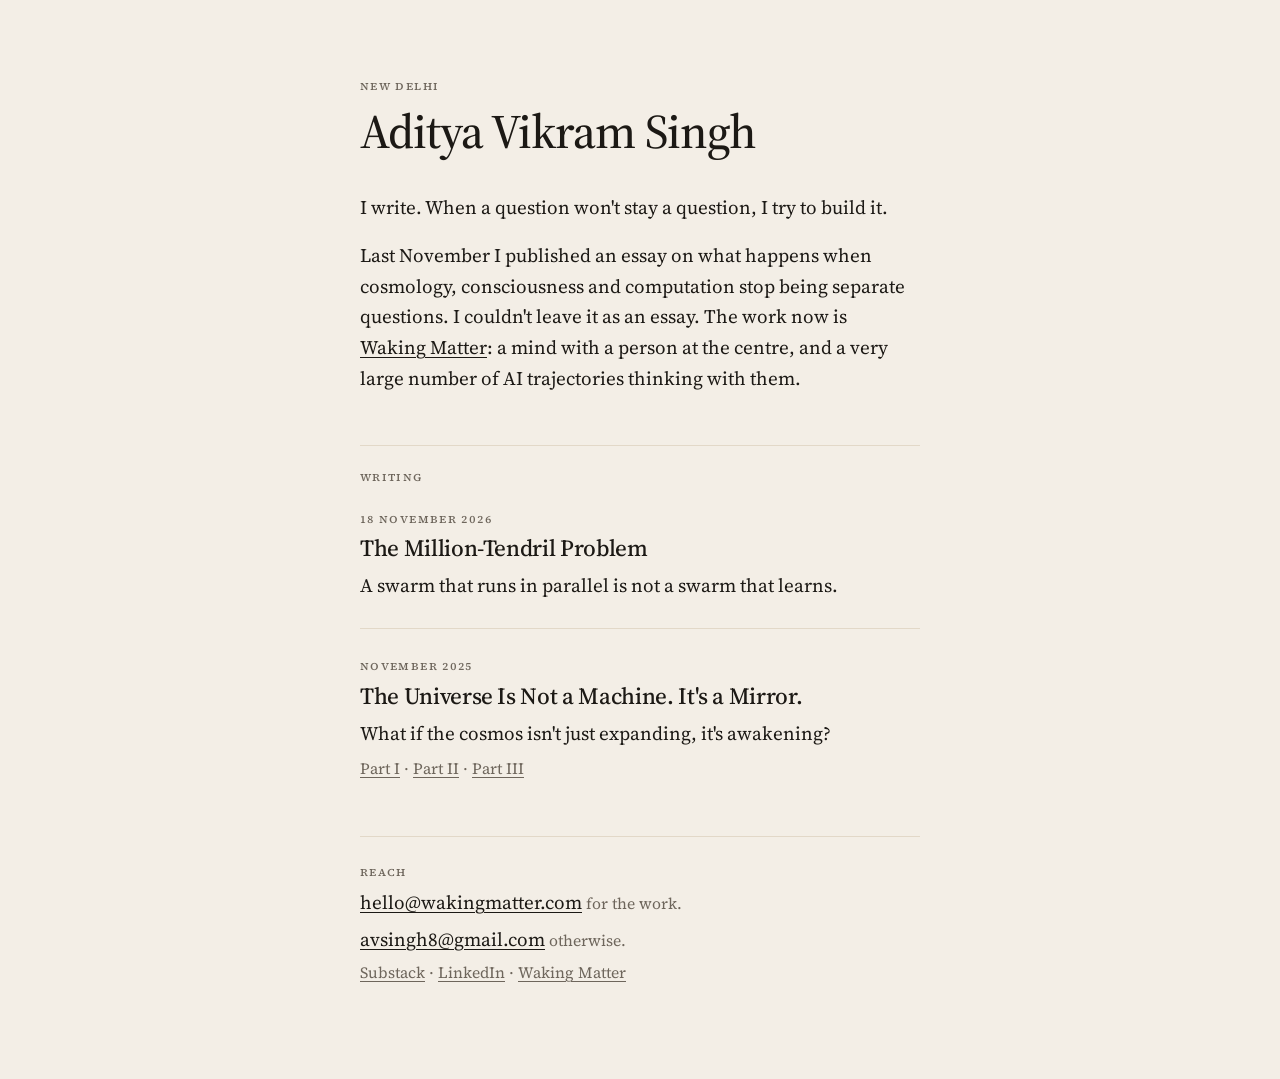
<file: index.html>
<!DOCTYPE html>
<html lang="en">
<head>
  <meta charset="UTF-8" />
  <meta name="viewport" content="width=device-width, initial-scale=1.0" />
  <title>Aditya Vikram Singh</title>
  <meta name="description" content="I write. When a question won't stay a question, I try to build it." />
  <link rel="canonical" href="https://avsingh.com/" />
  <meta property="og:title" content="Aditya Vikram Singh" />
  <meta property="og:description" content="I write. When a question won't stay a question, I try to build it." />
  <meta property="og:type" content="website" />
  <meta property="og:url" content="https://avsingh.com/" />
  <meta property="og:image" content="https://avsingh.com/images/tendril-cover.jpg" />
  <meta name="twitter:card" content="summary_large_image" />
  <link rel="icon" href="/favicon.svg" type="image/svg+xml" />
  <link rel="preconnect" href="https://fonts.googleapis.com" />
  <link rel="preconnect" href="https://fonts.gstatic.com" crossorigin />
  <link href="https://fonts.googleapis.com/css2?family=Source+Serif+4:ital,opsz,wght@0,8..60,400;0,8..60,500;0,8..60,600;1,8..60,400;1,8..60,500&amp;display=swap" rel="stylesheet" />
  <link rel="stylesheet" href="/styles.css" />
</head>
<body>
  <a class="skip" href="#writing">Skip to the writing</a>
  <main class="page">
    <header class="home-head">
      <p class="label">New Delhi</p>
      <h1>Aditya Vikram Singh</h1>
    </header>

    <div class="lede-block">
      <p>I write. When a question won't stay a question, I try to build it.</p>
      <p>Last November I published an essay on what happens when cosmology, consciousness and computation stop being separate questions. I couldn't leave it as an essay. The work now is <a href="https://wakingmatter.com">Waking Matter</a>: a mind with a person at the centre, and a very large number of AI trajectories thinking with them.</p>
    </div>

    <section class="writing" id="writing">
      <h2 class="label">Writing</h2>
      <ol class="entries">
        <li>
          <p class="label">18 November 2026</p>
          <h3 class="entry-title"><a href="/writing/the-million-tendril-problem/">The Million-Tendril Problem</a></h3>
          <p class="dek">A swarm that runs in parallel is not a swarm that learns.</p>
        </li>
        <li>
          <p class="label">November 2025</p>
          <h3 class="entry-title"><a href="https://adityavikramsingh8.substack.com/p/the-universe-is-not-a-machine-its">The Universe Is Not a Machine. It's a Mirror.</a></h3>
          <p class="dek">What if the cosmos isn't just expanding, it's awakening?</p>
          <p class="parts">
            <a href="https://adityavikramsingh8.substack.com/p/the-universe-is-not-a-machine-its">Part I</a>
            ·
            <a href="https://adityavikramsingh8.substack.com/p/the-universe-is-not-a-machine-its-30c">Part II</a>
            ·
            <a href="https://adityavikramsingh8.substack.com/p/the-universe-is-not-a-machine-its-7c1">Part III</a>
          </p>
        </li>
      </ol>
    </section>

    <footer class="site-foot">
      <p class="label">Reach</p>
      <p><a href="mailto:hello@wakingmatter.com">hello@wakingmatter.com</a> <span class="quiet">for the work.</span></p>
      <p><a href="mailto:avsingh8@gmail.com">avsingh8@gmail.com</a> <span class="quiet">otherwise.</span></p>
      <p class="parts">
        <a href="https://adityavikramsingh8.substack.com">Substack</a>
        ·
        <a href="https://www.linkedin.com/in/-aditya-vikram-singh/" rel="me">LinkedIn</a>
        ·
        <a href="https://wakingmatter.com">Waking Matter</a>
      </p>
    </footer>
  </main>
</body>
</html>
</file>
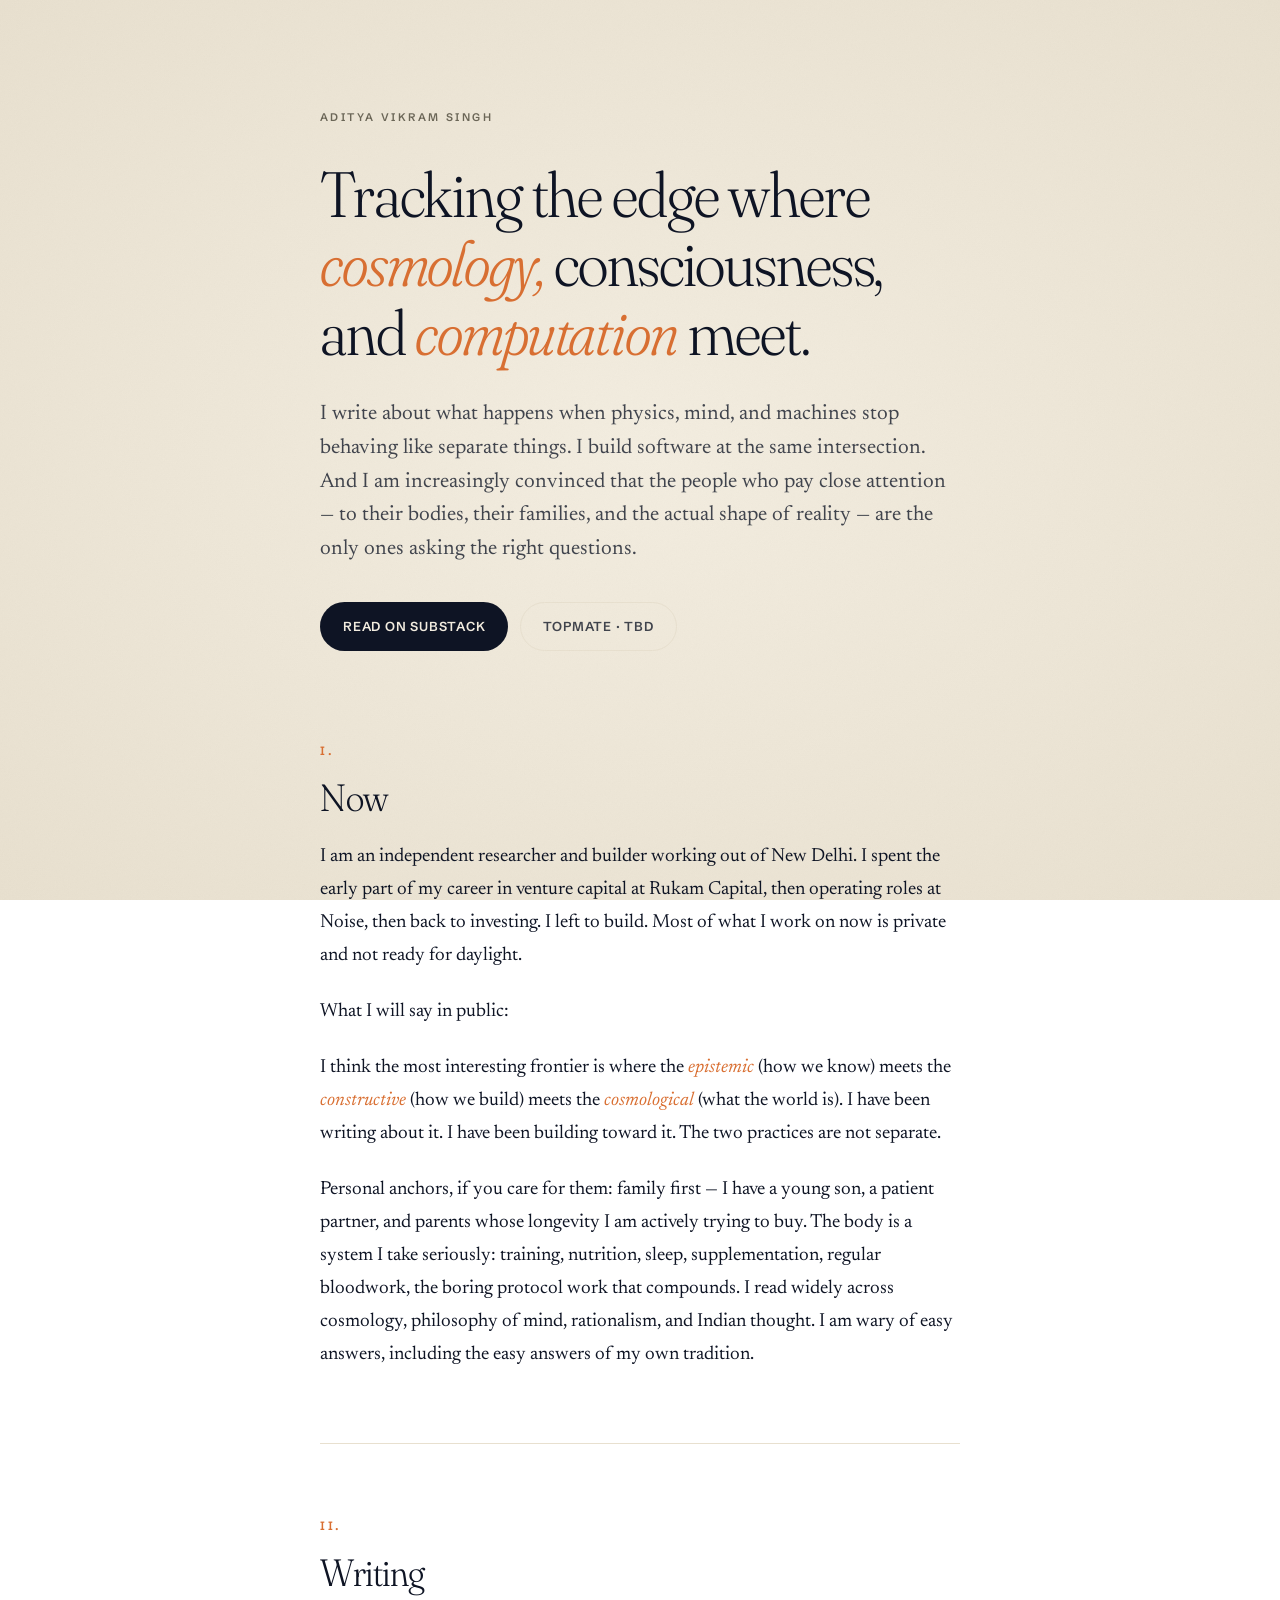
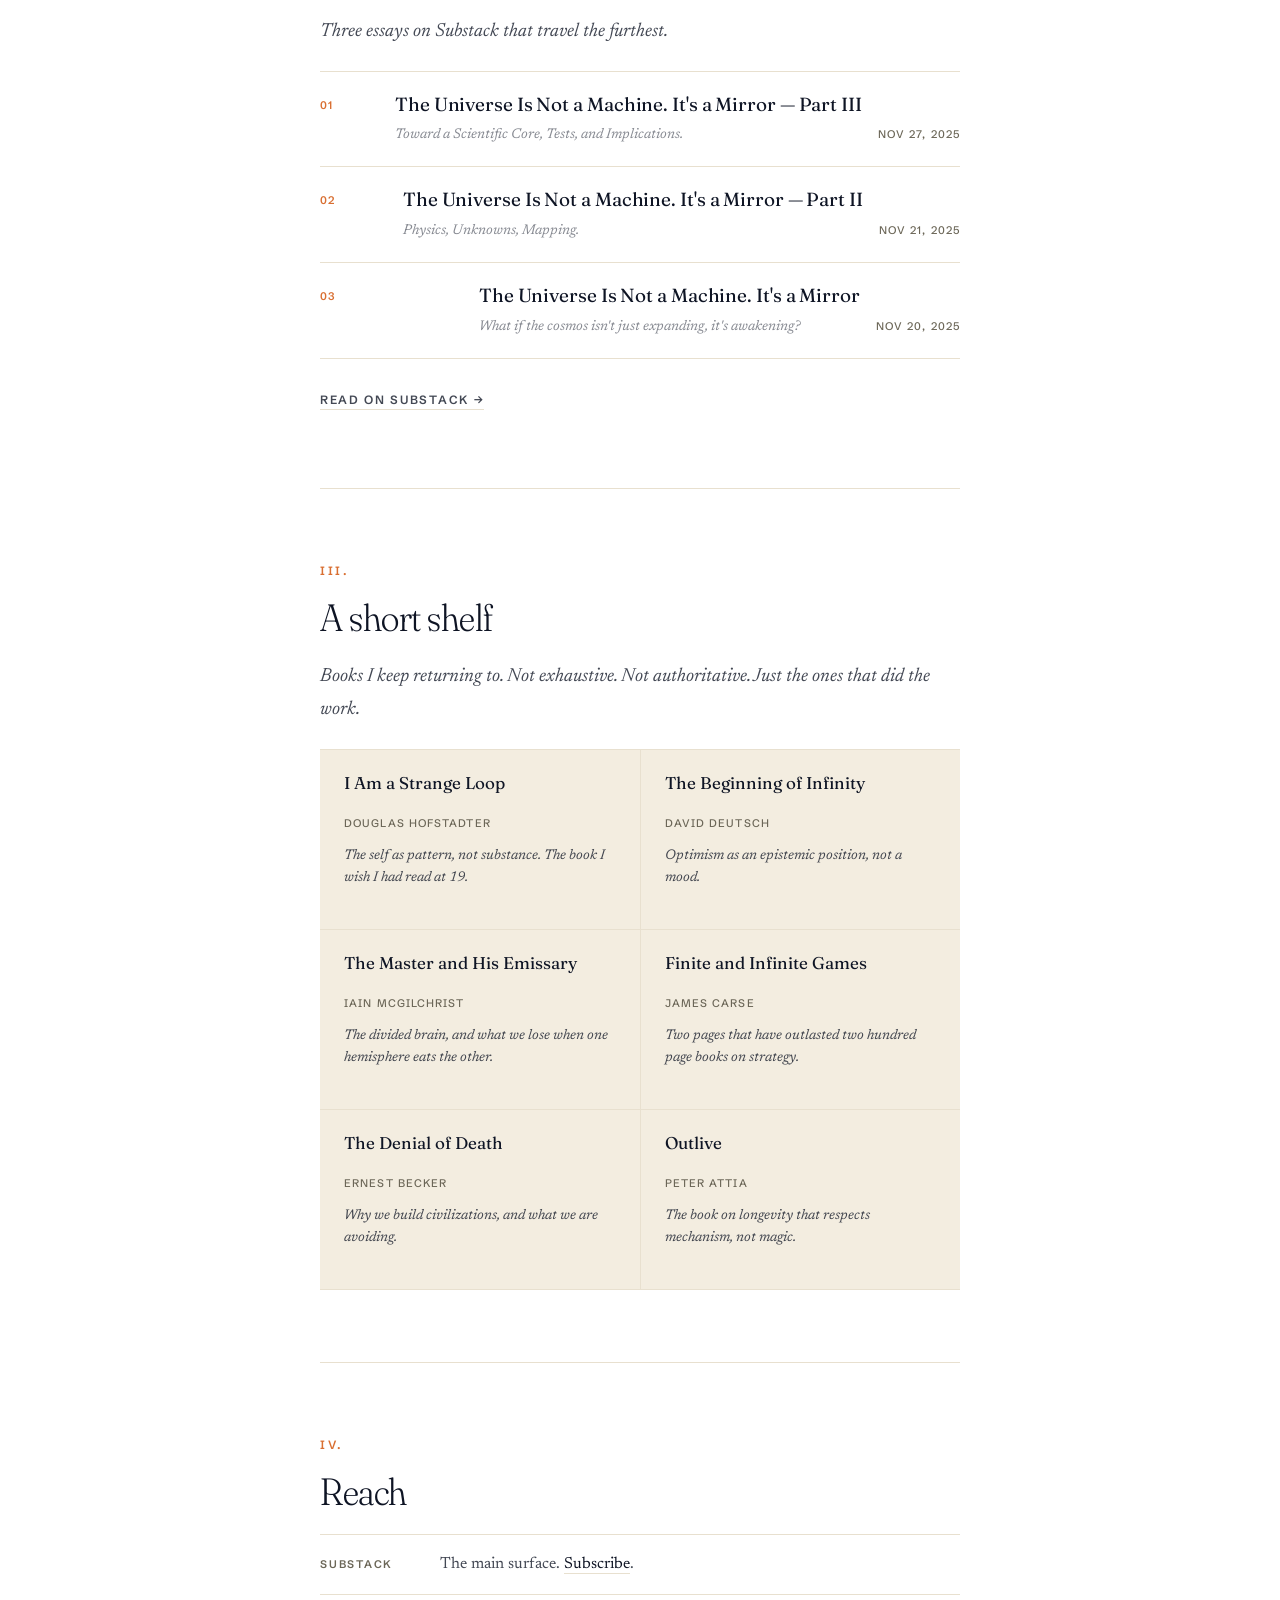
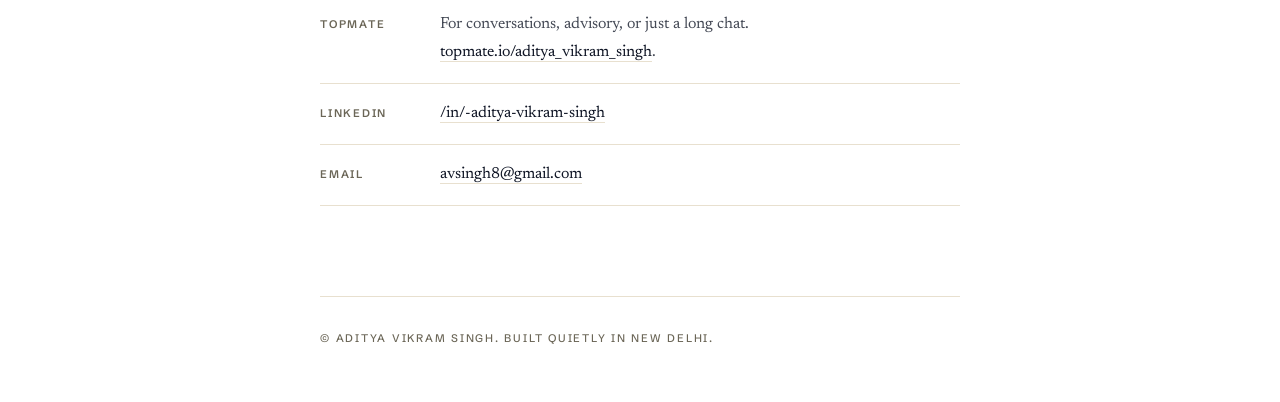
<file: variant-a/index.html>
<!DOCTYPE html>
<html lang="en">
<head>
  <meta charset="UTF-8" />
  <meta name="viewport" content="width=device-width, initial-scale=1.0" />
  <title>Aditya Vikram Singh</title>
  <meta name="description" content="Independent researcher and builder. Cosmology, consciousness, computation. Writing on Substack." />
  <meta property="og:title" content="Aditya Vikram Singh" />
  <meta property="og:description" content="Independent researcher and builder. Cosmology, consciousness, computation. Writing on Substack." />
  <meta property="og:type" content="website" />
  <link rel="preconnect" href="https://fonts.googleapis.com" />
  <link rel="preconnect" href="https://fonts.gstatic.com" crossorigin />
  <link href="https://fonts.googleapis.com/css2?family=Fraunces:opsz,wght@9..144,300;9..144,400&family=Newsreader:opsz,wght@6..72,400;6..72,500&family=Schibsted+Grotesk:wght@500;600&display=swap" rel="stylesheet" />
  <link rel="stylesheet" href="styles.css" />
  <link rel="icon" href="data:image/svg+xml,%3Csvg xmlns='http://www.w3.org/2000/svg' viewBox='0 0 100 100'%3E%3Ctext y='.9em' font-size='90'%3E%E2%9C%A6%3C/text%3E%3C/svg%3E" />
</head>
<body>
  <svg class="grain" aria-hidden="true">
    <filter id="grain-filter">
      <feTurbulence type="fractalNoise" baseFrequency="0.85" numOctaves="2" stitchTiles="stitch" />
      <feColorMatrix type="saturate" values="0" />
    </filter>
    <rect width="100%" height="100%" filter="url(#grain-filter)" />
  </svg>

  <main class="page">

    <header class="hero">
      <p class="eyebrow reveal">Aditya Vikram Singh</p>
      <h1 class="display">
        <span class="reveal" style="--d:60ms">Tracking the edge where</span>
        <span class="reveal" style="--d:140ms"><em>cosmology,</em> consciousness,</span>
        <span class="reveal" style="--d:220ms">and <em>computation</em> meet.</span>
      </h1>
      <p class="subhead reveal" style="--d:340ms">
        I write about what happens when physics, mind, and machines stop behaving like separate things. I build software at the same intersection. And I am increasingly convinced that the people who pay close attention — to their bodies, their families, and the actual shape of reality — are the only ones asking the right questions.
      </p>
      <div class="cta-row reveal" style="--d:460ms">
        <a class="btn btn-primary" href="https://adityavikramsingh8.substack.com" rel="noopener">Read on Substack</a>
        <a class="btn btn-ghost" href="#reach" data-pending="true" data-name="Topmate" aria-disabled="true">Topmate · TBD</a>
      </div>
    </header>

    <section class="section reveal" id="now">
      <p class="section-num">I.</p>
      <h2 class="section-title">Now</h2>
      <p>I am an independent researcher and builder working out of New Delhi. I spent the early part of my career in venture capital at Rukam Capital, then operating roles at Noise, then back to investing. I left to build. Most of what I work on now is private and not ready for daylight.</p>
      <p>What I will say in public:</p>
      <p>I think the most interesting frontier is where the <em>epistemic</em> (how we know) meets the <em>constructive</em> (how we build) meets the <em>cosmological</em> (what the world is). I have been writing about it. I have been building toward it. The two practices are not separate.</p>
      <p>Personal anchors, if you care for them: family first — I have a young son, a patient partner, and parents whose longevity I am actively trying to buy. The body is a system I take seriously: training, nutrition, sleep, supplementation, regular bloodwork, the boring protocol work that compounds. I read widely across cosmology, philosophy of mind, rationalism, and Indian thought. I am wary of easy answers, including the easy answers of my own tradition.</p>
    </section>

    <hr class="rule" />

    <section class="section reveal" id="writing">
      <p class="section-num">II.</p>
      <h2 class="section-title">Writing</h2>
      <p class="section-lead">Three essays on Substack that travel the furthest.</p>
      <ol class="essay-list">
        <li>
          <a href="https://adityavikramsingh8.substack.com/p/the-universe-is-not-a-machine-its-7c1" rel="noopener">
            <span class="essay-title">The Universe Is Not a Machine. It's a Mirror — Part III</span>
            <span class="essay-sub">Toward a Scientific Core, Tests, and Implications.</span>
            <span class="essay-date">Nov 27, 2025</span>
          </a>
        </li>
        <li>
          <a href="https://adityavikramsingh8.substack.com/p/the-universe-is-not-a-machine-its-30c" rel="noopener">
            <span class="essay-title">The Universe Is Not a Machine. It's a Mirror — Part II</span>
            <span class="essay-sub">Physics, Unknowns, Mapping.</span>
            <span class="essay-date">Nov 21, 2025</span>
          </a>
        </li>
        <li>
          <a href="https://adityavikramsingh8.substack.com/p/the-universe-is-not-a-machine-its" rel="noopener">
            <span class="essay-title">The Universe Is Not a Machine. It's a Mirror</span>
            <span class="essay-sub">What if the cosmos isn't just expanding, it's awakening?</span>
            <span class="essay-date">Nov 20, 2025</span>
          </a>
        </li>
      </ol>
      <p class="more"><a href="https://adityavikramsingh8.substack.com" rel="noopener">Read on Substack →</a></p>
    </section>

    <hr class="rule" />

    <section class="section reveal" id="reading">
      <p class="section-num">III.</p>
      <h2 class="section-title">A short shelf</h2>
      <p class="section-lead">Books I keep returning to. Not exhaustive. Not authoritative. Just the ones that did the work.</p>
      <ul class="shelf">
        <li class="book">
          <p class="book-title">I Am a Strange Loop</p>
          <p class="book-author">Douglas Hofstadter</p>
          <p class="book-note">The self as pattern, not substance. The book I wish I had read at 19.</p>
        </li>
        <li class="book">
          <p class="book-title">The Beginning of Infinity</p>
          <p class="book-author">David Deutsch</p>
          <p class="book-note">Optimism as an epistemic position, not a mood.</p>
        </li>
        <li class="book">
          <p class="book-title">The Master and His Emissary</p>
          <p class="book-author">Iain McGilchrist</p>
          <p class="book-note">The divided brain, and what we lose when one hemisphere eats the other.</p>
        </li>
        <li class="book">
          <p class="book-title">Finite and Infinite Games</p>
          <p class="book-author">James Carse</p>
          <p class="book-note">Two pages that have outlasted two hundred page books on strategy.</p>
        </li>
        <li class="book">
          <p class="book-title">The Denial of Death</p>
          <p class="book-author">Ernest Becker</p>
          <p class="book-note">Why we build civilizations, and what we are avoiding.</p>
        </li>
        <li class="book">
          <p class="book-title">Outlive</p>
          <p class="book-author">Peter Attia</p>
          <p class="book-note">The book on longevity that respects mechanism, not magic.</p>
        </li>
      </ul>
    </section>

    <hr class="rule" />

    <section class="section reveal" id="reach">
      <p class="section-num">IV.</p>
      <h2 class="section-title">Reach</h2>
      <ul class="reach-list">
        <li>
          <span class="reach-label">Substack</span>
          <span class="reach-value">The main surface. <a href="https://adityavikramsingh8.substack.com" rel="noopener">Subscribe</a>.</span>
        </li>
        <li>
          <span class="reach-label">Topmate</span>
          <span class="reach-value">For conversations, advisory, or just a long chat. <a href="https://topmate.io/aditya_vikram_singh/" rel="noopener">topmate.io/aditya_vikram_singh</a>.</span>
        </li>
        <li>
          <span class="reach-label">LinkedIn</span>
          <span class="reach-value"><a href="https://linkedin.com/in/-aditya-vikram-singh" rel="noopener">/in/-aditya-vikram-singh</a></span>
        </li>
        <li>
          <span class="reach-label">Email</span>
          <span class="reach-value"><a href="mailto:avsingh8@gmail.com">avsingh8@gmail.com</a></span>
        </li>
      </ul>
    </section>

    <footer class="site-footer">
      <p>© Aditya Vikram Singh. Built quietly in New Delhi.</p>
    </footer>

  </main>

  <script src="app.js" defer></script>
</body>
</html>
</file>
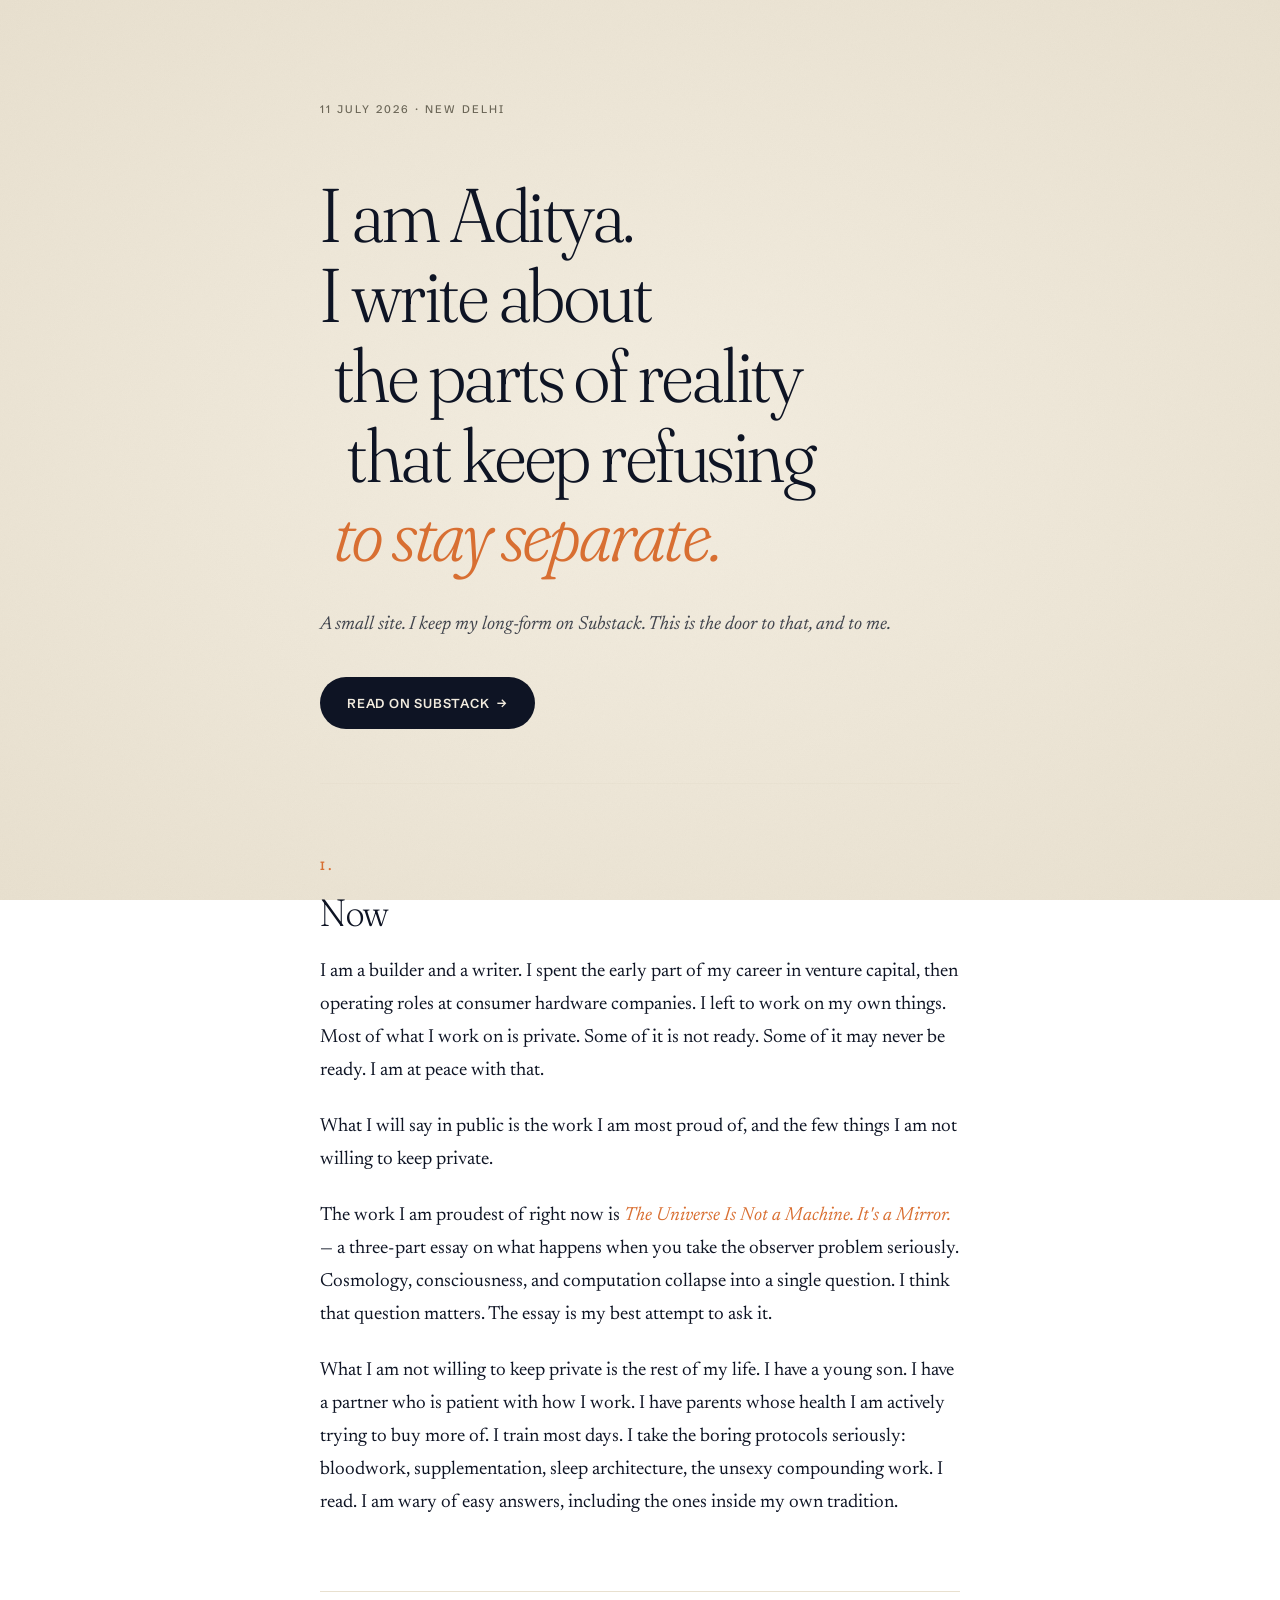
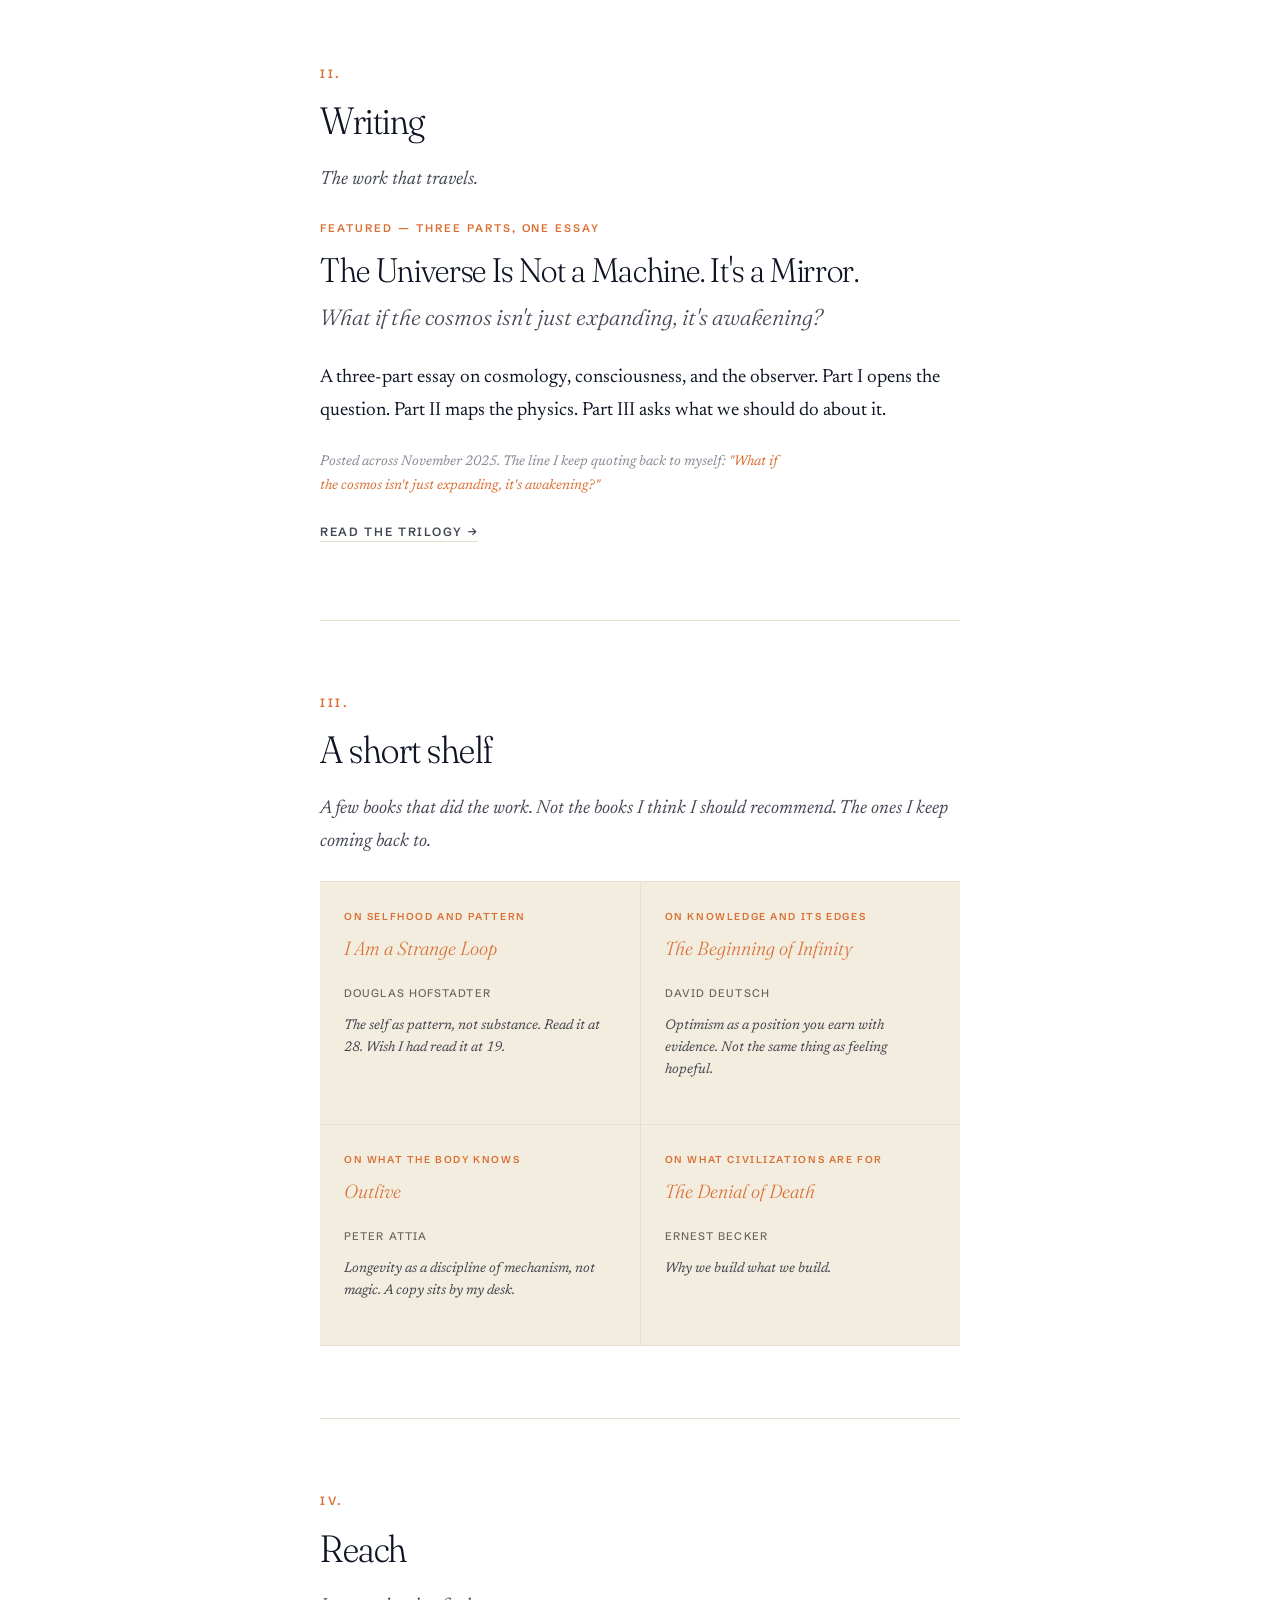
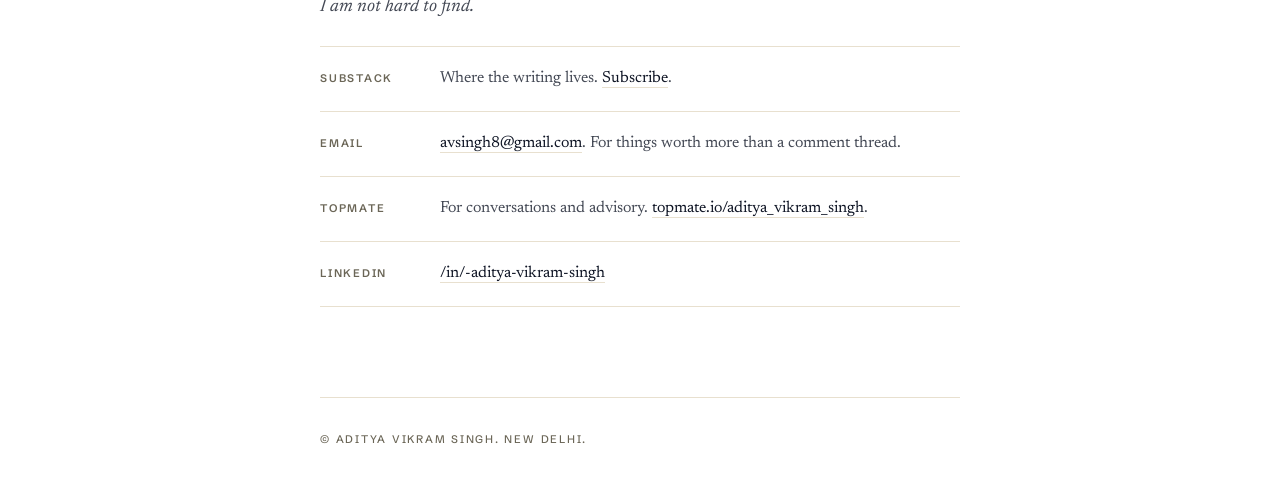
<file: variant-b/index.html>
<!DOCTYPE html>
<html lang="en">
<head>
  <meta charset="UTF-8" />
  <meta name="viewport" content="width=device-width, initial-scale=1.0" />
  <title>Aditya Vikram Singh</title>
  <meta name="description" content="I am Aditya. Builder and writer. Cosmology, consciousness, computation." />
  <meta property="og:title" content="Aditya Vikram Singh" />
  <meta property="og:description" content="I am Aditya. Builder and writer. Cosmology, consciousness, computation." />
  <meta property="og:type" content="website" />
  <link rel="preconnect" href="https://fonts.googleapis.com" />
  <link rel="preconnect" href="https://fonts.gstatic.com" crossorigin />
  <link href="https://fonts.googleapis.com/css2?family=Fraunces:ital,opsz,wght@0,9..144,300;0,9..144,400;1,9..144,300;1,9..144,400&family=Newsreader:ital,opsz,wght@0,6..72,400;0,6..72,500;1,6..72,400&family=Schibsted+Grotesk:wght@500;600&display=swap" rel="stylesheet" />
  <link rel="stylesheet" href="styles.css" />
  <link rel="icon" href="data:image/svg+xml,%3Csvg xmlns='http://www.w3.org/2000/svg' viewBox='0 0 100 100'%3E%3Ctext y='.9em' font-size='90'%3E%E2%9C%A6%3C/text%3E%3C/svg%3E" />
</head>
<body>
  <svg class="grain" aria-hidden="true">
    <filter id="grain-filter">
      <feTurbulence type="fractalNoise" baseFrequency="0.85" numOctaves="2" stitchTiles="stitch" />
      <feColorMatrix type="saturate" values="0" />
    </filter>
    <rect width="100%" height="100%" filter="url(#grain-filter)" />
  </svg>

  <main class="page">

    <header class="hero">
      <p class="date-line reveal">11 July 2026 · New Delhi</p>
      <h1 class="display">
        <span class="line line-1 reveal" style="--d:80ms">I am Aditya.</span>
        <span class="line line-2 reveal" style="--d:180ms">I write about</span>
        <span class="line line-3 reveal" style="--d:280ms">the parts of reality</span>
        <span class="line line-4 reveal" style="--d:380ms">that keep refusing</span>
        <span class="line line-5 reveal" style="--d:480ms">to stay separate.</span>
      </h1>
      <p class="subhead reveal" style="--d:640ms">
        A small site. I keep my long-form on Substack. This is the door to that, and to me.
      </p>
      <div class="cta-row reveal" style="--d:780ms">
        <a class="btn btn-primary" href="https://adityavikramsingh8.substack.com" rel="noopener">Read on Substack <span class="arrow">→</span></a>
      </div>
    </header>

    <hr class="rule rule-soft" />

    <section class="section reveal" id="now">
      <p class="section-num">I.</p>
      <h2 class="section-title">Now</h2>
      <p>I am a builder and a writer. I spent the early part of my career in venture capital, then operating roles at consumer hardware companies. I left to work on my own things. Most of what I work on is private. Some of it is not ready. Some of it may never be ready. I am at peace with that.</p>
      <p>What I will say in public is the work I am most proud of, and the few things I am not willing to keep private.</p>
      <p>The work I am proudest of right now is <em>The Universe Is Not a Machine. It's a Mirror.</em> — a three-part essay on what happens when you take the observer problem seriously. Cosmology, consciousness, and computation collapse into a single question. I think that question matters. The essay is my best attempt to ask it.</p>
      <p>What I am not willing to keep private is the rest of my life. I have a young son. I have a partner who is patient with how I work. I have parents whose health I am actively trying to buy more of. I train most days. I take the boring protocols seriously: bloodwork, supplementation, sleep architecture, the unsexy compounding work. I read. I am wary of easy answers, including the ones inside my own tradition.</p>
    </section>

    <hr class="rule" />

    <section class="section reveal" id="writing">
      <p class="section-num">II.</p>
      <h2 class="section-title">Writing</h2>
      <p class="section-lead">The work that travels.</p>
      <article class="feature">
        <p class="feature-eyebrow">Featured — three parts, one essay</p>
        <h3 class="feature-title">
          <a href="https://adityavikramsingh8.substack.com" rel="noopener">
            The Universe Is Not a Machine. It's a Mirror.
          </a>
        </h3>
        <p class="feature-deck">What if the cosmos isn't just expanding, it's awakening?</p>
        <p class="feature-body">A three-part essay on cosmology, consciousness, and the observer. Part I opens the question. Part II maps the physics. Part III asks what we should do about it.</p>
        <p class="feature-meta">Posted across November 2025. The line I keep quoting back to myself: <em>"What if the cosmos isn't just expanding, it's awakening?"</em></p>
        <p class="feature-cta"><a href="https://adityavikramsingh8.substack.com" rel="noopener">Read the trilogy →</a></p>
      </article>
    </section>

    <hr class="rule" />

    <section class="section reveal" id="reading">
      <p class="section-num">III.</p>
      <h2 class="section-title">A short shelf</h2>
      <p class="section-lead">A few books that did the work. Not the books I think I should recommend. The ones I keep coming back to.</p>
      <ul class="shelf">
        <li class="book">
          <p class="book-cat">On selfhood and pattern</p>
          <p class="book-title"><em>I Am a Strange Loop</em></p>
          <p class="book-author">Douglas Hofstadter</p>
          <p class="book-note">The self as pattern, not substance. Read it at 28. Wish I had read it at 19.</p>
        </li>
        <li class="book">
          <p class="book-cat">On knowledge and its edges</p>
          <p class="book-title"><em>The Beginning of Infinity</em></p>
          <p class="book-author">David Deutsch</p>
          <p class="book-note">Optimism as a position you earn with evidence. Not the same thing as feeling hopeful.</p>
        </li>
        <li class="book">
          <p class="book-cat">On what the body knows</p>
          <p class="book-title"><em>Outlive</em></p>
          <p class="book-author">Peter Attia</p>
          <p class="book-note">Longevity as a discipline of mechanism, not magic. A copy sits by my desk.</p>
        </li>
        <li class="book">
          <p class="book-cat">On what civilizations are for</p>
          <p class="book-title"><em>The Denial of Death</em></p>
          <p class="book-author">Ernest Becker</p>
          <p class="book-note">Why we build what we build.</p>
        </li>
      </ul>
    </section>

    <hr class="rule" />

    <section class="section reveal" id="reach">
      <p class="section-num">IV.</p>
      <h2 class="section-title">Reach</h2>
      <p class="section-lead">I am not hard to find.</p>
      <ul class="reach-list">
        <li>
          <span class="reach-label">Substack</span>
          <span class="reach-value">Where the writing lives. <a href="https://adityavikramsingh8.substack.com" rel="noopener">Subscribe</a>.</span>
        </li>
        <li>
          <span class="reach-label">Email</span>
          <span class="reach-value"><a href="mailto:avsingh8@gmail.com">avsingh8@gmail.com</a>. For things worth more than a comment thread.</span>
        </li>
        <li>
          <span class="reach-label">Topmate</span>
          <span class="reach-value">For conversations and advisory. <a href="https://topmate.io/aditya_vikram_singh/" rel="noopener">topmate.io/aditya_vikram_singh</a>.</span>
        </li>
        <li>
          <span class="reach-label">LinkedIn</span>
          <span class="reach-value"><a href="https://linkedin.com/in/-aditya-vikram-singh" rel="noopener">/in/-aditya-vikram-singh</a></span>
        </li>
      </ul>
    </section>

    <footer class="site-footer">
      <p>© Aditya Vikram Singh. New Delhi.</p>
    </footer>

  </main>

  <script src="app.js" defer></script>
</body>
</html>
</file>
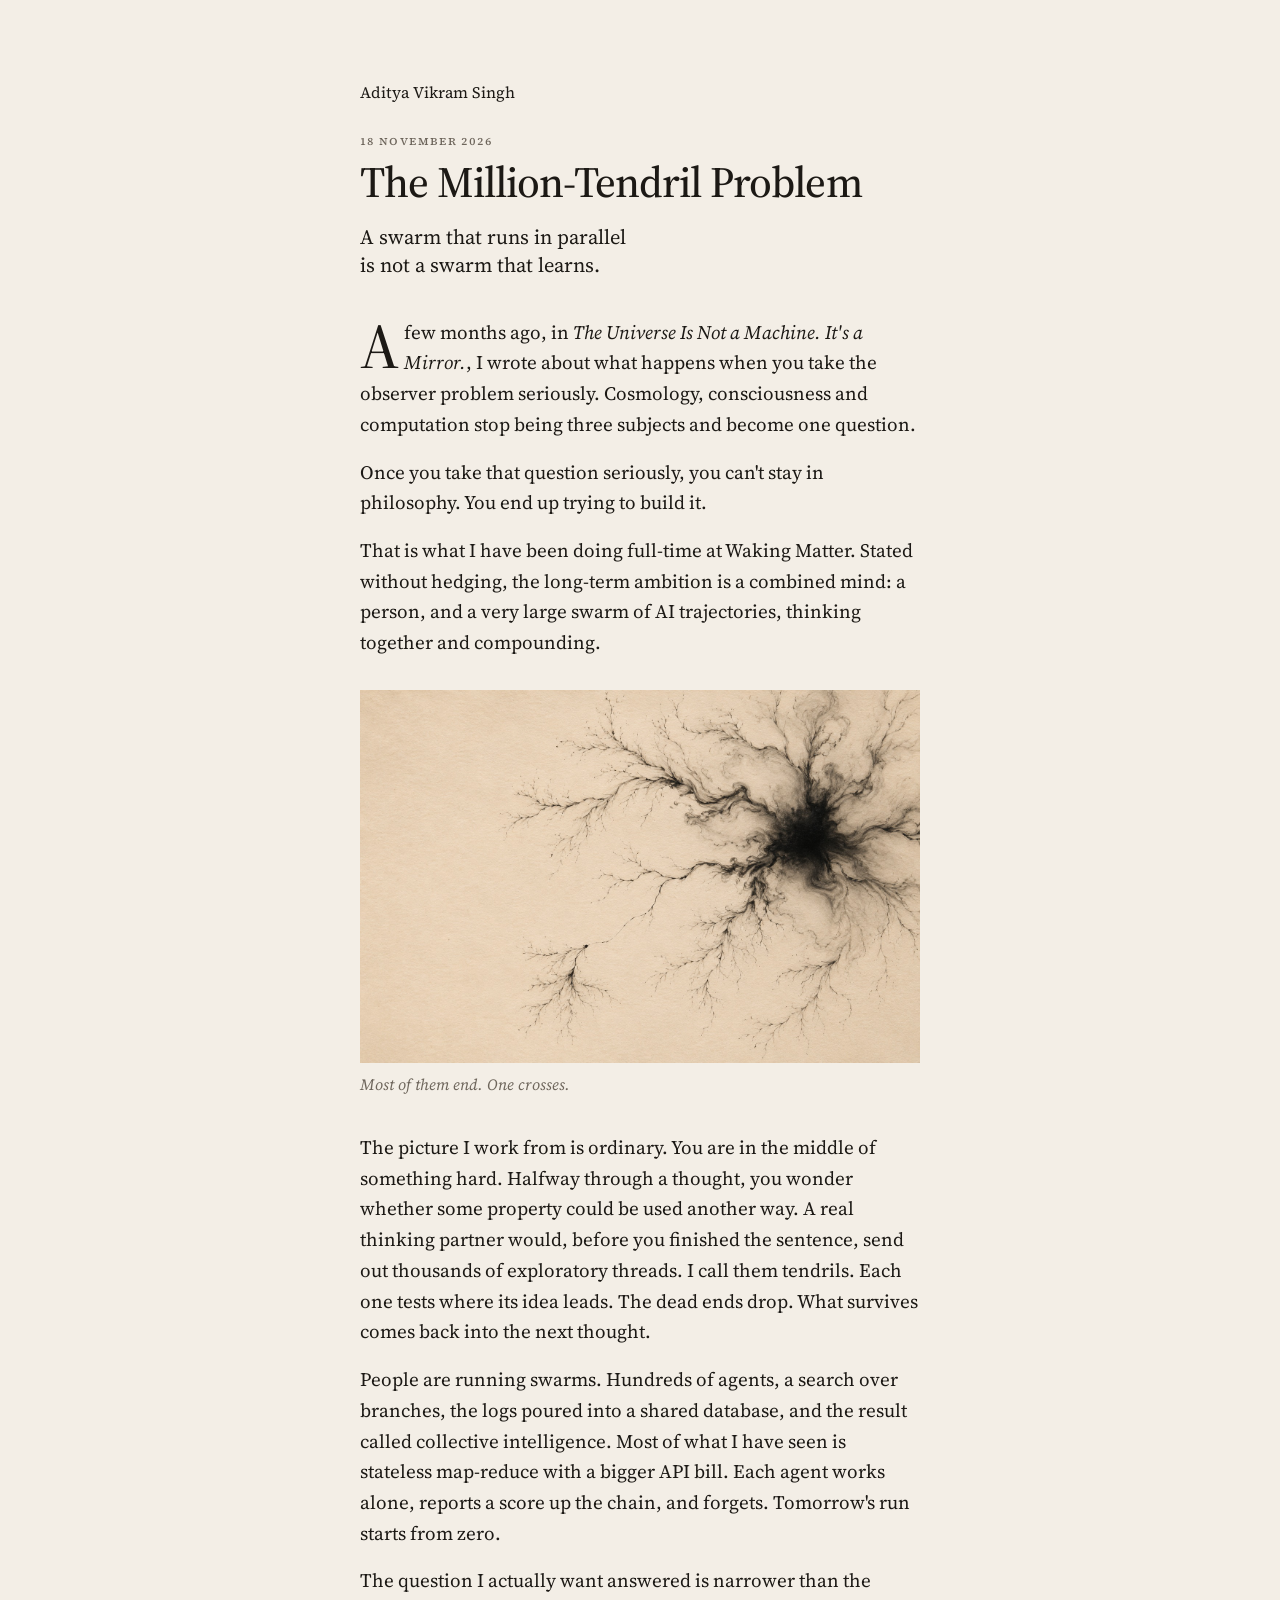
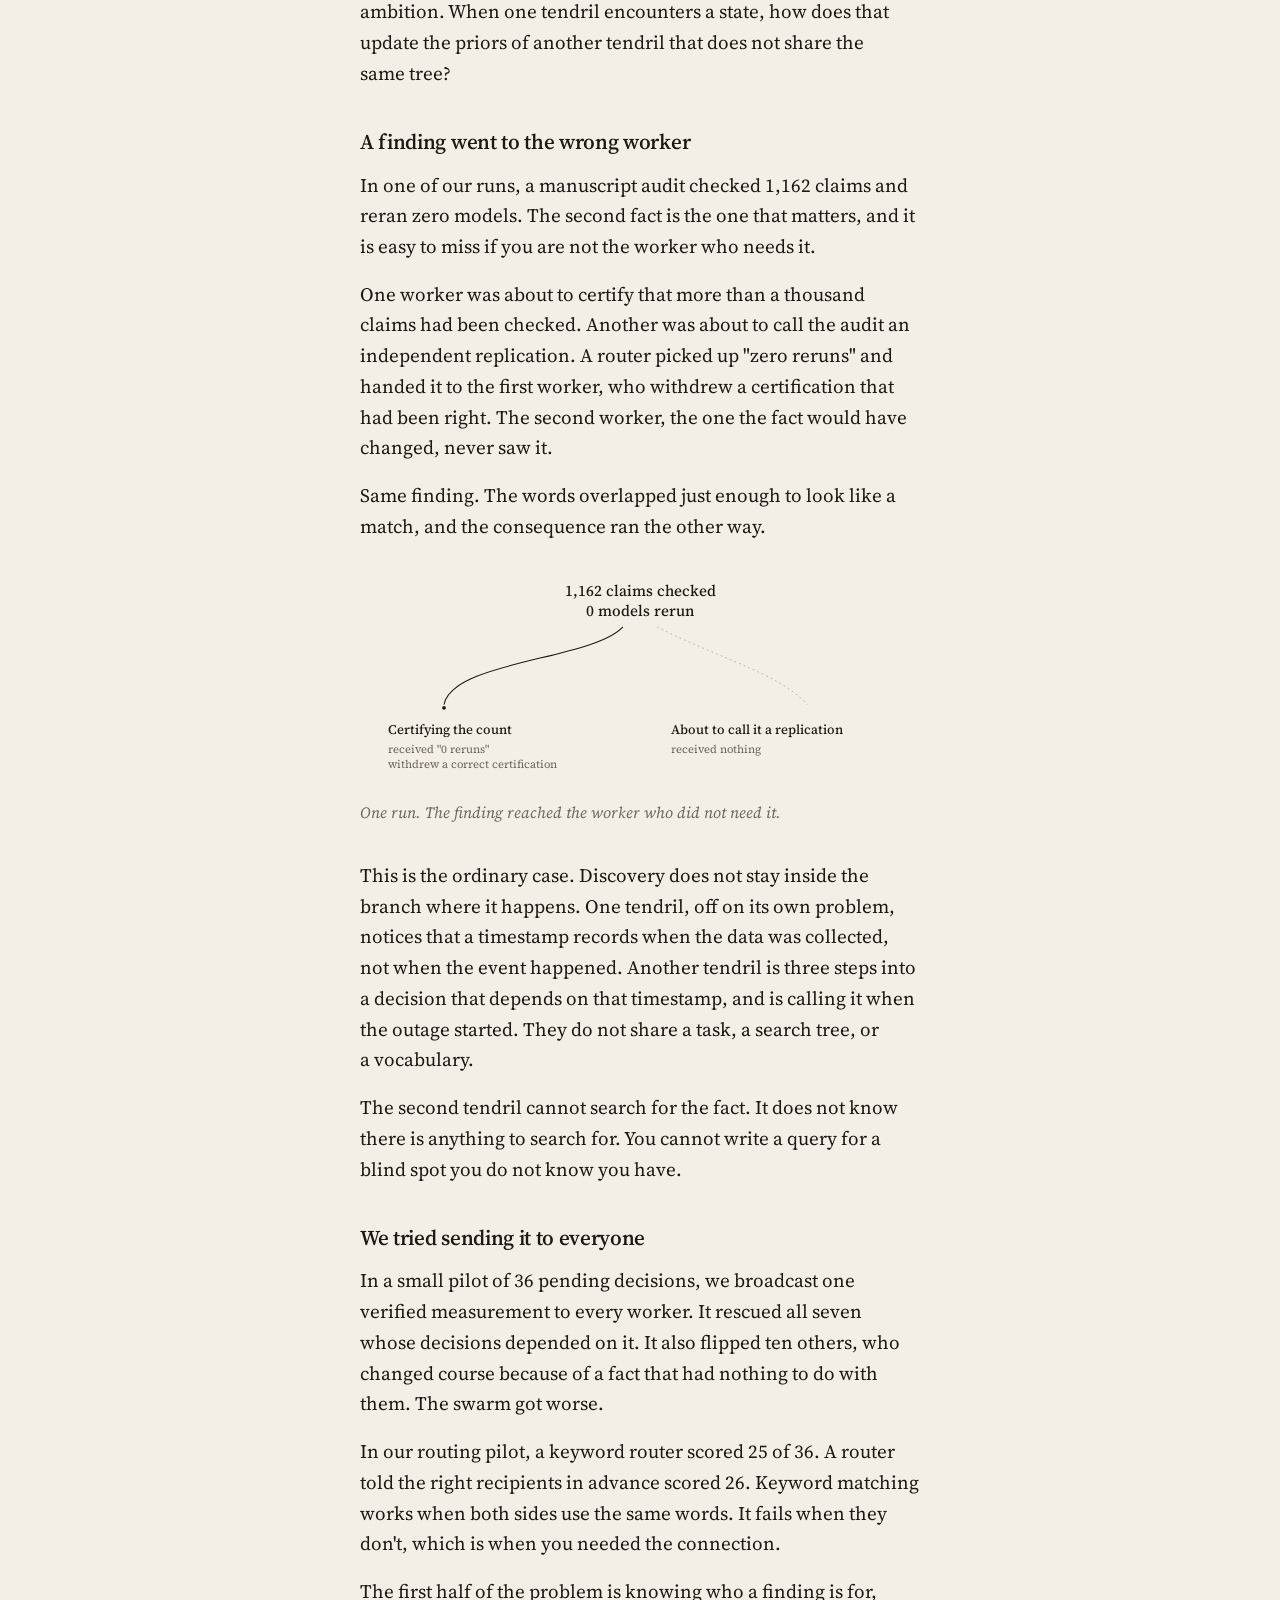
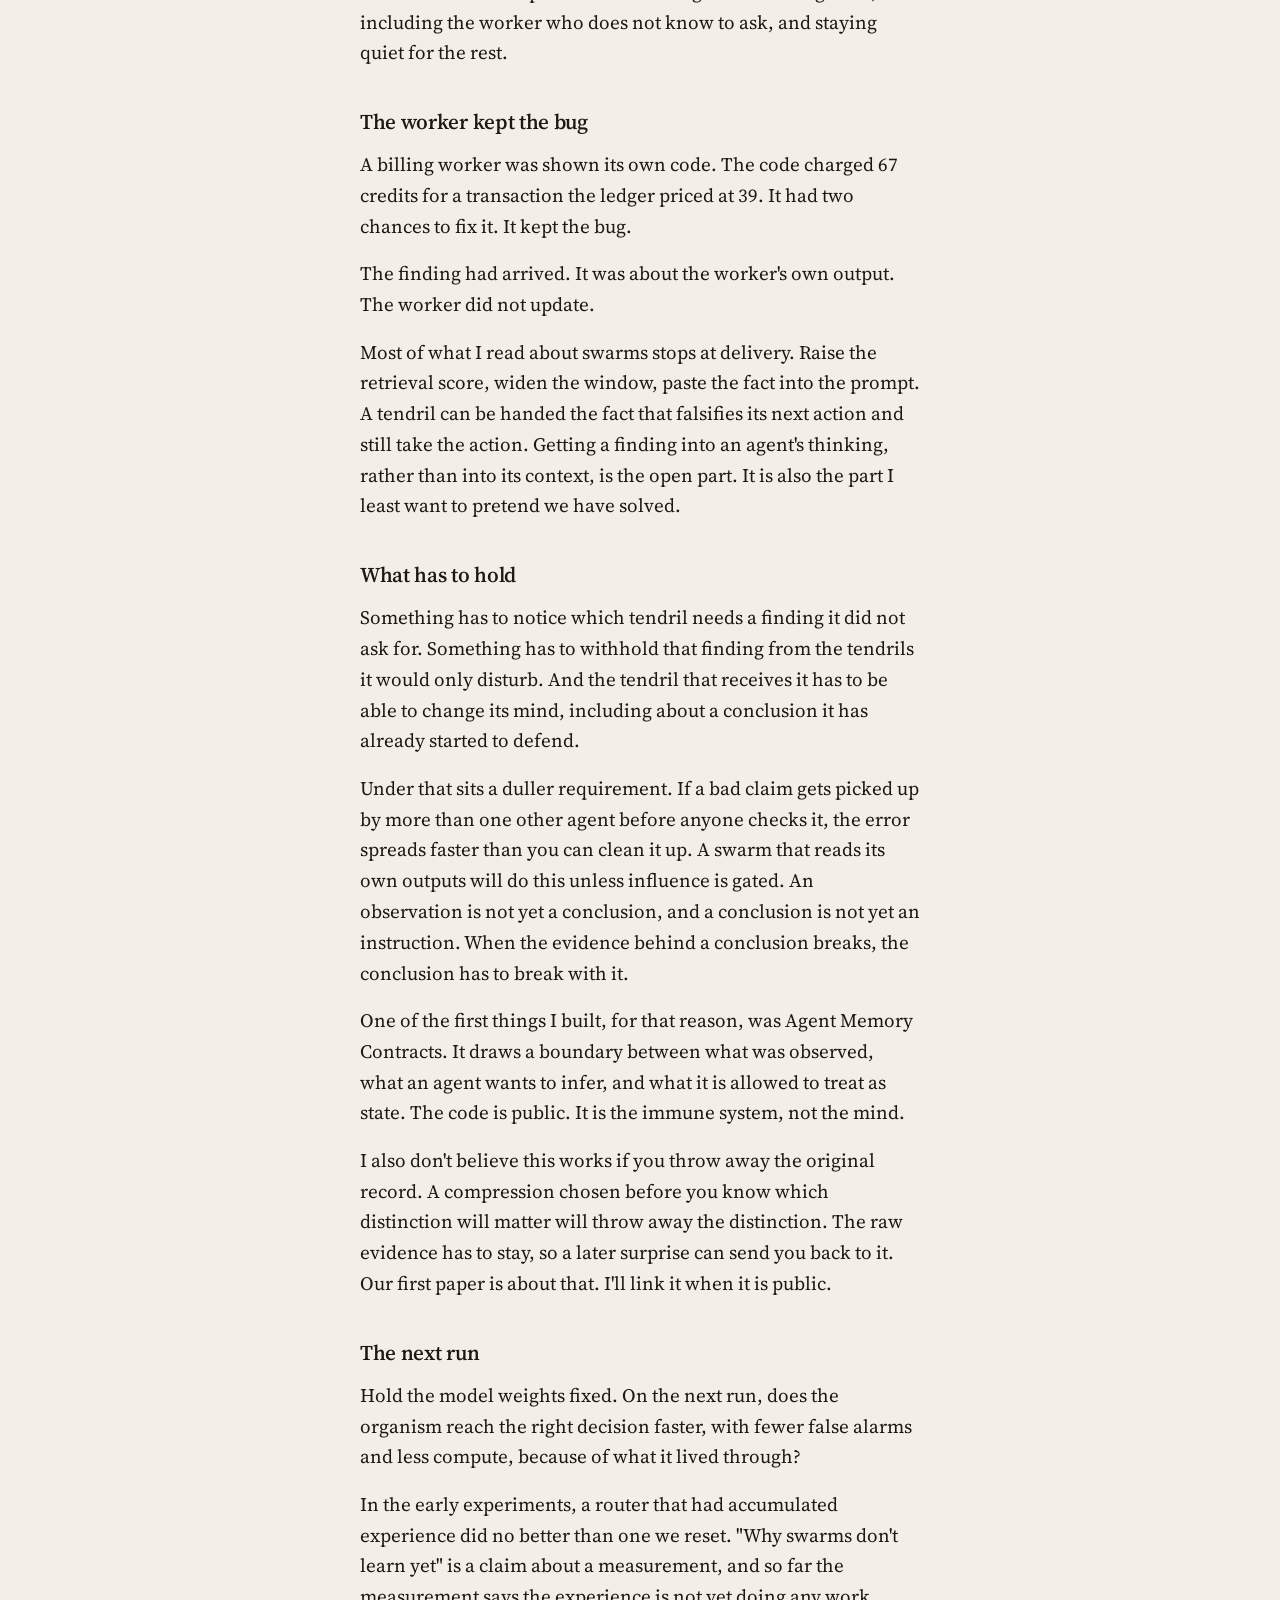
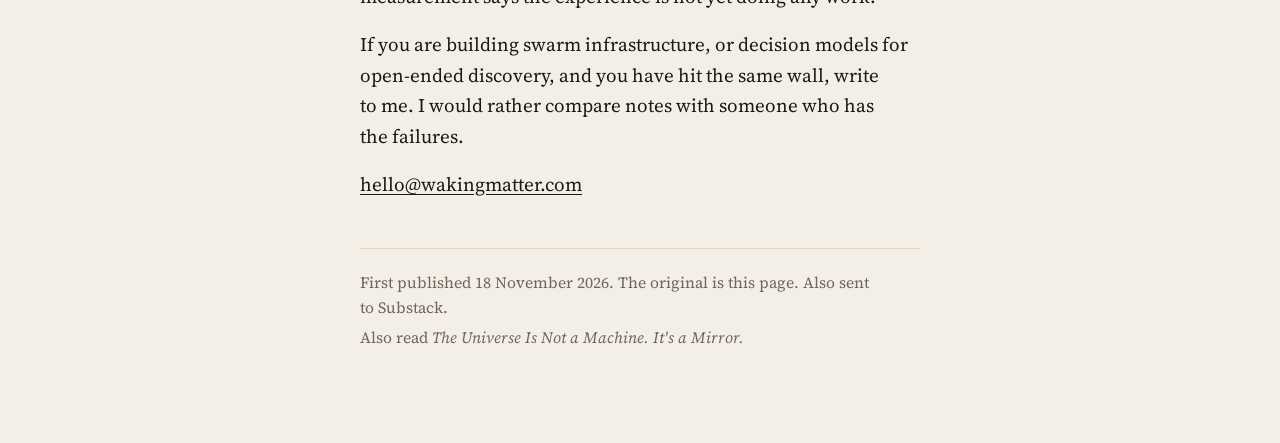
<file: writing/the-million-tendril-problem/index.html>
<!DOCTYPE html>
<html lang="en">
<head>
  <meta charset="UTF-8" />
  <meta name="viewport" content="width=device-width, initial-scale=1.0" />
  <title>The Million-Tendril Problem · Aditya Vikram Singh</title>
  <meta name="description" content="A swarm that runs in parallel is not a swarm that learns." />
  <link rel="canonical" href="https://avsingh.com/writing/the-million-tendril-problem/" />
  <meta property="og:title" content="The Million-Tendril Problem" />
  <meta property="og:description" content="A swarm that runs in parallel is not a swarm that learns." />
  <meta property="og:type" content="article" />
  <meta property="og:url" content="https://avsingh.com/writing/the-million-tendril-problem/" />
  <meta property="og:image" content="https://avsingh.com/images/tendril-cover.jpg" />
  <meta property="article:published_time" content="2026-11-18" />
  <meta property="article:author" content="Aditya Vikram Singh" />
  <meta name="twitter:card" content="summary_large_image" />
  <meta name="twitter:title" content="The Million-Tendril Problem" />
  <meta name="twitter:description" content="A swarm that runs in parallel is not a swarm that learns." />
  <meta name="twitter:image" content="https://avsingh.com/images/tendril-cover.jpg" />
  <link rel="icon" href="/favicon.svg" type="image/svg+xml" />
  <link rel="preconnect" href="https://fonts.googleapis.com" />
  <link rel="preconnect" href="https://fonts.gstatic.com" crossorigin />
  <link href="https://fonts.googleapis.com/css2?family=Source+Serif+4:ital,opsz,wght@0,8..60,400;0,8..60,500;0,8..60,600;1,8..60,400;1,8..60,500&amp;display=swap" rel="stylesheet" />
  <link rel="stylesheet" href="/styles.css" />
  <script type="application/ld+json">
  {
    "@context": "https://schema.org",
    "@type": "Article",
    "headline": "The Million-Tendril Problem",
    "description": "A swarm that runs in parallel is not a swarm that learns.",
    "datePublished": "2026-11-18",
    "author": { "@type": "Person", "name": "Aditya Vikram Singh", "url": "https://avsingh.com/" },
    "mainEntityOfPage": "https://avsingh.com/writing/the-million-tendril-problem/",
    "image": "https://avsingh.com/images/tendril-cover.jpg"
  }
  </script>
</head>
<body>
  <a class="skip" href="#essay">Skip to the essay</a>
  <main class="page">
    <header class="essay-head">
      <a class="back" href="/">Aditya Vikram Singh</a>
      <p class="label">18 November 2026</p>
      <h1>The <span class="keep">Million-Tendril</span> Problem</h1>
      <p class="essay-dek">A swarm that runs in parallel is not a swarm that learns.</p>
    </header>

    <article class="essay" id="essay">
      <p class="lede">A few months ago, in <a href="https://adityavikramsingh8.substack.com/p/the-universe-is-not-a-machine-its"><em>The Universe Is Not a Machine. It's a Mirror.</em></a>, I wrote about what happens when you take the observer problem seriously. Cosmology, consciousness and computation stop being three subjects and become one question.</p>
      <p>Once you take that question seriously, you can't stay in philosophy. You end up trying to build it.</p>
      <p>That is what I have been doing full-time at <a href="https://wakingmatter.com">Waking Matter</a>. Stated without hedging, the long-term ambition is a combined mind: a person, and a very large swarm of AI trajectories, thinking together and compounding.</p>

      <figure class="plate">
        <img src="/images/tendril-cover.jpg" width="1536" height="1024" alt="Black ink in water on warm paper. Fine filaments branch and mostly end. One filament crosses a gap and touches a separate branch." />
        <figcaption>Most of them end. One crosses.</figcaption>
      </figure>

      <p>The picture I work from is ordinary. You are in the middle of something hard. Halfway through a thought, you wonder whether some property could be used another way. A real thinking partner would, before you finished the sentence, send out thousands of exploratory threads. I call them tendrils. Each one tests where its idea leads. The dead ends drop. What survives comes back into the next thought.</p>
      <p>People are running swarms. Hundreds of agents, a search over branches, the logs poured into a shared database, and the result called collective intelligence. Most of what I have seen is stateless map-reduce with a bigger API bill. Each agent works alone, reports a score up the chain, and forgets. Tomorrow's run starts from zero.</p>
      <p>The question I actually want answered is narrower than the ambition. When one tendril encounters a state, how does that update the priors of another tendril that does not share the same tree?</p>

      <h2>A finding went to the wrong worker</h2>
      <p>In one of our runs, a manuscript audit checked 1,162 claims and reran zero models. The second fact is the one that matters, and it is easy to miss if you are not the worker who needs it.</p>
      <p>One worker was about to certify that more than a thousand claims had been checked. Another was about to call the audit an independent replication. A router picked up "zero reruns" and handed it to the first worker, who withdrew a certification that had been right. The second worker, the one the fact would have changed, never saw it.</p>
      <p>Same finding. The words overlapped just enough to look like a match, and the consequence ran the other way.</p>

      <figure class="plate">
        <svg viewBox="0 0 720 280" role="img" aria-labelledby="fig1title">
          <title id="fig1title">The finding reached the worker who did not need it</title>
          <g fill="#1c1915" font-family="Source Serif 4, Iowan Old Style, Palatino, serif">
            <text x="360" y="28" text-anchor="middle" font-size="20" font-weight="500">1,162 claims checked</text>
            <text x="360" y="54" text-anchor="middle" font-size="20" font-weight="500">0 models rerun</text>
          </g>
          <path d="M338 68 C300 110, 118 112, 108 168" fill="none" stroke="#1c1915" stroke-width="1.35" />
          <circle cx="108" cy="172" r="2.4" fill="#1c1915" />
          <path d="M382 68 C460 108, 540 128, 575 168" fill="none" stroke="#b7ad9f" stroke-width="1.25" stroke-dasharray="2.2 4.2" />
          <g font-family="Source Serif 4, Iowan Old Style, Palatino, serif">
            <text x="36" y="206" font-size="17" font-weight="500" fill="#1c1915">Certifying the count</text>
            <text x="36" y="230" font-size="14.5" fill="#6e665c">received "0 reruns"</text>
            <text x="36" y="250" font-size="14.5" fill="#6e665c">withdrew a correct certification</text>
            <text x="400" y="206" font-size="17" font-weight="500" fill="#1c1915">About to call it a replication</text>
            <text x="400" y="230" font-size="14.5" fill="#6e665c">received nothing</text>
          </g>
        </svg>
        <figcaption>One run. The finding reached the worker who did not need it.</figcaption>
      </figure>

      <p>This is the ordinary case. Discovery does not stay inside the branch where it happens. One tendril, off on its own problem, notices that a timestamp records when the data was collected, not when the event happened. Another tendril is three steps into a decision that depends on that timestamp, and is calling it when the outage started. They do not share a task, a search tree, or a vocabulary.</p>
      <p>The second tendril cannot search for the fact. It does not know there is anything to search for. You cannot write a query for a blind spot you do not know you have.</p>

      <h2>We tried sending it to everyone</h2>
      <p>In a small pilot of 36 pending decisions, we broadcast one verified measurement to every worker. It rescued all seven whose decisions depended on it. It also flipped ten others, who changed course because of a fact that had nothing to do with them. The swarm got worse.</p>
      <p>In our routing pilot, a keyword router scored 25 of 36. A router told the right recipients in advance scored 26. Keyword matching works when both sides use the same words. It fails when they don't, which is when you needed the connection.</p>
      <p>The first half of the problem is knowing who a finding is for, including the worker who does not know to ask, and staying quiet for the rest.</p>

      <h2>The worker kept the bug</h2>
      <p>A billing worker was shown its own code. The code charged 67 credits for a transaction the ledger priced at 39. It had two chances to fix it. It kept the bug.</p>
      <p>The finding had arrived. It was about the worker's own output. The worker did not update.</p>
      <p>Most of what I read about swarms stops at delivery. Raise the retrieval score, widen the window, paste the fact into the prompt. A tendril can be handed the fact that falsifies its next action and still take the action. Getting a finding into an agent's thinking, rather than into its context, is the open part. It is also the part I least want to pretend we have solved.</p>

      <h2>What has to hold</h2>
      <p>Something has to notice which tendril needs a finding it did not ask for. Something has to withhold that finding from the tendrils it would only disturb. And the tendril that receives it has to be able to change its mind, including about a conclusion it has already started to defend.</p>
      <p>Under that sits a duller requirement. If a bad claim gets picked up by more than one other agent before anyone checks it, the error spreads faster than you can clean it up. A swarm that reads its own outputs will do this unless influence is gated. An observation is not yet a conclusion, and a conclusion is not yet an instruction. When the evidence behind a conclusion breaks, the conclusion has to break with it.</p>
      <p>One of the first things I built, for that reason, was <a href="https://github.com/avs-io/agent-memory-contracts">Agent Memory Contracts</a>. It draws a boundary between what was observed, what an agent wants to infer, and what it is allowed to treat as state. The code is public. It is the immune system, not the mind.</p>
      <p>I also don't believe this works if you throw away the original record. A compression chosen before you know which distinction will matter will throw away the distinction. The raw evidence has to stay, so a later surprise can send you back to it. Our first paper is about that. I'll link it when it is public.</p>

      <h2>The next run</h2>
      <p>Hold the model weights fixed. On the next run, does the organism reach the right decision faster, with fewer false alarms and less compute, because of what it lived through?</p>
      <p>In the early experiments, a router that had accumulated experience did no better than one we reset. "Why swarms don't learn yet" is a claim about a measurement, and so far the measurement says the experience is not yet doing any work.</p>
      <p>If you are building swarm infrastructure, or decision models for open-ended discovery, and you have hit the same wall, write to me. I would rather compare notes with someone who has the failures.</p>
      <p class="invite"><a href="mailto:hello@wakingmatter.com">hello@wakingmatter.com</a></p>

      <footer class="colophon">
        <p>First published 18 November 2026. The original is this page. Also sent to <a href="https://adityavikramsingh8.substack.com/p/the-million-tendril-problem">Substack</a>.</p>
        <p>Also read <a href="https://adityavikramsingh8.substack.com/p/the-universe-is-not-a-machine-its"><em>The Universe Is Not a Machine. It's a Mirror.</em></a></p>
      </footer>
    </article>
  </main>
</body>
</html>
</file>
<file: styles.css>
:root {
  --paper: #f3eee6;
  --ink: #1c1915;
  --mute: #6e665c;
  --rule: #e2d8c8;
  --measure: 38rem;
  --serif: "Source Serif 4", "Iowan Old Style", Palatino, "Palatino Linotype", "Book Antiqua", Georgia, serif;
}

* { box-sizing: border-box; }

html {
  color-scheme: light;
  background: var(--paper);
  color: var(--ink);
}

body {
  margin: 0;
  font-family: var(--serif);
  font-weight: 400;
  font-optical-sizing: auto;
  font-size: 1.1875rem;
  line-height: 1.62;
  text-rendering: optimizeLegibility;
  -webkit-font-smoothing: antialiased;
}

::selection {
  background: #e6d4bc;
  color: var(--ink);
}

.skip {
  position: absolute;
  left: -999px;
  top: 0;
}

.skip:focus {
  left: 1rem;
  top: 1rem;
  z-index: 2;
  background: var(--paper);
  padding: 0.35rem 0.55rem;
  outline: 1px solid var(--ink);
}

a {
  color: inherit;
  text-underline-offset: 0.16em;
  text-decoration-thickness: 1px;
}

a:hover { text-decoration-thickness: 1.5px; }

a:focus-visible {
  outline: 1px solid var(--ink);
  outline-offset: 3px;
}

.page {
  max-width: var(--measure);
  margin: 0 auto;
  padding: 4.75rem 1.5rem 5.5rem;
}

.label {
  margin: 0;
  font-variant: small-caps;
  font-variant-caps: all-small-caps;
  letter-spacing: 0.11em;
  font-size: 0.78rem;
  font-weight: 500;
  color: var(--mute);
}

.home-head h1,
.essay-head h1 {
  font-weight: 500;
  letter-spacing: -0.02em;
  line-height: 1.12;
  margin: 0.55rem 0 0;
}

.home-head h1 {
  font-size: clamp(2.15rem, 5vw, 3rem);
}

.lede-block {
  margin-top: 2.1rem;
}

.lede-block p,
.essay p {
  margin: 0 0 1.05rem;
  text-wrap: pretty;
  hanging-punctuation: first last;
}

.writing {
  margin-top: 3.2rem;
  padding-top: 1.3rem;
  border-top: 1px solid var(--rule);
}

.entries {
  list-style: none;
  margin: 1.35rem 0 0;
  padding: 0;
}

.entries li + li {
  margin-top: 1.7rem;
  padding-top: 1.7rem;
  border-top: 1px solid var(--rule);
}

.entry-title {
  font-size: 1.45rem;
  font-weight: 500;
  letter-spacing: -0.015em;
  line-height: 1.2;
  margin: 0.4rem 0 0.45rem;
}

.entry-title a { text-decoration: none; }
.entry-title a:hover { text-decoration: underline; }

.dek {
  margin: 0;
  color: var(--ink);
}

.parts {
  margin: 0.45rem 0 0;
  color: var(--mute);
  font-size: 0.98rem;
}

.site-foot {
  margin-top: 3.4rem;
  padding-top: 1.2rem;
  border-top: 1px solid var(--rule);
}

.site-foot p { margin: 0.35rem 0; }

.quiet {
  color: var(--mute);
  font-size: 0.98rem;
}

.essay-head .back {
  font-size: 1rem;
  text-decoration: none;
}

.essay-head .back:hover { text-decoration: underline; }

.essay-head .label { margin-top: 1.5rem; }

.essay-head h1 {
  font-size: clamp(2.05rem, 4.6vw, 2.7rem);
  margin-top: 0.45rem;
  text-wrap: balance;
}

.essay-dek {
  margin: 1rem 0 0;
  font-size: 1.28rem;
  line-height: 1.4;
  max-width: 28ch;
}

.essay { margin-top: 2.3rem; }
.essay a { text-decoration: none; }
.essay a:hover { text-decoration: underline; }
.invite a { text-decoration: underline; }
.home-head + .lede-block a { white-space: nowrap; }

.essay .lede::first-letter {
  float: left;
  font-size: 3.35em;
  line-height: 0.78;
  padding: 0.06em 0.08em 0 0;
  font-weight: 500;
}

.essay h2 {
  font-size: 1.32rem;
  font-weight: 560;
  letter-spacing: -0.015em;
  line-height: 1.3;
  margin: 2.5rem 0 0.85rem;
}

.plate {
  margin: 2rem 0 2.15rem;
}

.plate img,
.plate svg {
  display: block;
  width: 100%;
  height: auto;
}

.plate figcaption {
  margin-top: 0.55rem;
  font-size: 0.98rem;
  font-style: italic;
  color: var(--mute);
}

.invite {
  margin-top: 1.6rem;
  font-size: 1.2rem;
}

.colophon {
  margin-top: 3rem;
  padding-top: 1rem;
  border-top: 1px solid var(--rule);
  color: var(--mute);
  font-size: 0.98rem;
}

.colophon p { margin: 0.3rem 0; }

@media (max-width: 640px) {
  body { font-size: 1.125rem; }
  .page { padding: 2.4rem 1.2rem 4rem; }
  .essay-dek { font-size: 1.15rem; }
  .entry-title { font-size: 1.28rem; }
}

@media print {
  .skip, .back { display: none; }
  body { font-size: 12pt; }
  .page { max-width: none; padding: 0; }
  a { text-decoration: none; }
}

.keep { white-space: nowrap; }
</file>
<file: variant-a/styles.css>
/* =========================================================
   avsingh.com — Variant A
   Palette: ink + paper + ember
   Type: Fraunces (display) / Newsreader (body) / Schibsted Grotesk (UI)
   ========================================================= */

:root {
  --ink: #0e1424;
  --ink-soft: rgba(14, 20, 36, 0.78);
  --ink-faint: rgba(14, 20, 36, 0.5);
  --paper: #f3ede0;
  --paper-deep: #e8e0cf;
  --ember: #d96f32;
  --ember-deep: #b85922;
  --mute: #6b6657;
  --max: 720px;
  --gutter: clamp(20px, 5vw, 40px);
  --serif: 'Fraunces', 'Newsreader', Georgia, serif;
  --body: 'Newsreader', Georgia, serif;
  --ui: 'Schibsted Grotesk', system-ui, -apple-system, sans-serif;
  --t: cubic-bezier(0.22, 0.61, 0.21, 1);
}

*, *::before, *::after { box-sizing: border-box; }

html { -webkit-text-size-adjust: 100%; }

body {
  margin: 0;
  font-family: var(--body);
  font-size: clamp(17px, 1.7vw, 19px);
  line-height: 1.74;
  color: var(--ink);
  background:
    radial-gradient(ellipse at center, var(--paper) 0%, var(--paper-deep) 100%);
  background-attachment: fixed;
  font-feature-settings: "kern", "liga", "onum";
  text-rendering: optimizeLegibility;
  -webkit-font-smoothing: antialiased;
  -moz-osx-font-smoothing: grayscale;
}

/* Atmospheric grain */
.grain {
  position: fixed; inset: 0;
  width: 100vw; height: 100vh;
  pointer-events: none;
  z-index: 9000;
  opacity: 0.035;
  mix-blend-mode: multiply;
}

/* Layout */
.page {
  max-width: var(--max);
  margin: 0 auto;
  padding: clamp(60px, 12vh, 120px) var(--gutter) clamp(40px, 6vh, 80px);
}

/* Hero */
.hero {
  margin-bottom: clamp(60px, 10vh, 100px);
}

.eyebrow {
  font-family: var(--ui);
  font-size: 11px;
  font-weight: 600;
  letter-spacing: 0.22em;
  text-transform: uppercase;
  color: var(--mute);
  margin: 0 0 32px;
}

.display {
  font-family: var(--serif);
  font-weight: 300;
  font-size: clamp(38px, 6.4vw, 64px);
  line-height: 1.08;
  letter-spacing: -0.018em;
  margin: 0 0 32px;
  color: var(--ink);
  font-variation-settings: "opsz" 144, "SOFT" 50;
}

.display span { display: block; }

.display em {
  font-style: italic;
  color: var(--ember);
  font-variation-settings: "opsz" 144, "SOFT" 80;
}

.subhead {
  font-family: var(--body);
  font-weight: 400;
  font-size: clamp(18px, 2.1vw, 21px);
  line-height: 1.6;
  color: var(--ink-soft);
  margin: 0 0 36px;
  max-width: 36em;
}

.cta-row {
  display: flex;
  flex-wrap: wrap;
  gap: 12px;
  margin-top: 8px;
}

.btn {
  display: inline-flex;
  align-items: center;
  font-family: var(--ui);
  font-size: 13px;
  font-weight: 600;
  letter-spacing: 0.06em;
  text-transform: uppercase;
  padding: 12px 22px;
  border-radius: 999px;
  text-decoration: none;
  transition: all 0.4s var(--t);
  border: 1px solid transparent;
  cursor: pointer;
}

.btn-primary {
  background: var(--ink);
  color: var(--paper);
}
.btn-primary:hover {
  background: var(--ember);
  transform: translateY(-1px);
}

.btn-ghost {
  background: transparent;
  color: var(--ink-soft);
  border-color: var(--paper-deep);
}
.btn-ghost:hover {
  border-color: var(--ember);
  color: var(--ember);
}

/* Sections */
.section {
  margin: clamp(50px, 8vh, 80px) 0;
}

.section-num {
  font-family: var(--ui);
  font-size: 12px;
  font-weight: 600;
  letter-spacing: 0.22em;
  text-transform: uppercase;
  color: var(--ember);
  margin: 0 0 16px;
}

.section-title {
  font-family: var(--serif);
  font-weight: 300;
  font-size: clamp(28px, 3.6vw, 38px);
  line-height: 1.15;
  letter-spacing: -0.012em;
  margin: 0 0 20px;
  color: var(--ink);
  font-variation-settings: "opsz" 96, "SOFT" 60;
}

.section-lead {
  color: var(--ink-soft);
  font-style: italic;
  margin: 0 0 32px;
}

.section p {
  margin: 0 0 1.2em;
  max-width: 36em;
}

.section p em {
  font-style: italic;
  color: var(--ember);
}

.rule {
  border: 0;
  border-top: 1px solid var(--paper-deep);
  margin: clamp(40px, 6vh, 60px) 0;
}

/* Writing / essay list */
.essay-list {
  list-style: none;
  padding: 0;
  margin: 0 0 24px;
  counter-reset: essay;
}
.essay-list li {
  counter-increment: essay;
  border-top: 1px solid var(--paper-deep);
}
.essay-list li:last-child {
  border-bottom: 1px solid var(--paper-deep);
}
.essay-list a {
  display: grid;
  grid-template-columns: 1fr auto;
  gap: 4px 16px;
  padding: 20px 0;
  text-decoration: none;
  color: var(--ink);
  transition: color 0.4s var(--t);
  align-items: baseline;
}
.essay-list a::before {
  content: counter(essay, decimal-leading-zero);
  font-family: var(--ui);
  font-size: 11px;
  font-weight: 600;
  color: var(--ember);
  letter-spacing: 0.1em;
  grid-row: 1 / span 2;
  align-self: start;
  padding-top: 4px;
}
.essay-list a:hover .essay-title { color: var(--ember); }

.essay-title {
  font-family: var(--serif);
  font-size: clamp(17px, 2vw, 19px);
  font-weight: 400;
  line-height: 1.35;
  grid-column: 2;
  letter-spacing: -0.005em;
}
.essay-sub {
  font-family: var(--body);
  font-size: 14px;
  font-style: italic;
  color: var(--ink-faint);
  grid-column: 2;
  line-height: 1.5;
}
.essay-date {
  font-family: var(--ui);
  font-size: 11px;
  font-weight: 500;
  color: var(--mute);
  letter-spacing: 0.1em;
  text-transform: uppercase;
  grid-column: 3;
  white-space: nowrap;
  padding-top: 4px;
}

.more {
  margin-top: 24px;
}
.more a {
  font-family: var(--ui);
  font-size: 12px;
  font-weight: 600;
  letter-spacing: 0.14em;
  text-transform: uppercase;
  color: var(--ink-soft);
  text-decoration: none;
  border-bottom: 1px solid var(--paper-deep);
  padding-bottom: 2px;
  transition: all 0.4s var(--t);
}
.more a:hover {
  color: var(--ember);
  border-color: var(--ember);
}

/* Reading shelf */
.shelf {
  list-style: none;
  padding: 0;
  margin: 0;
  display: grid;
  grid-template-columns: 1fr;
  gap: 1px;
  background: var(--paper-deep);
  border-top: 1px solid var(--paper-deep);
  border-bottom: 1px solid var(--paper-deep);
}
@media (min-width: 640px) {
  .shelf { grid-template-columns: 1fr 1fr; }
}

.book {
  background: var(--paper);
  padding: 22px 24px;
  margin: 0;
}

.book-title {
  font-family: var(--serif);
  font-size: 17px;
  font-weight: 400;
  line-height: 1.3;
  margin: 0 0 4px;
  color: var(--ink);
}

.book-author {
  font-family: var(--ui);
  font-size: 11px;
  font-weight: 500;
  letter-spacing: 0.1em;
  text-transform: uppercase;
  color: var(--mute);
  margin: 0 0 12px;
}

.book-note {
  font-size: 14px;
  font-style: italic;
  line-height: 1.55;
  color: var(--ink-soft);
  margin: 0;
}

/* Reach */
.reach-list {
  list-style: none;
  padding: 0;
  margin: 0;
}
.reach-list li {
  display: grid;
  grid-template-columns: 100px 1fr;
  gap: 20px;
  padding: 16px 0;
  border-top: 1px solid var(--paper-deep);
  align-items: baseline;
}
.reach-list li:last-child {
  border-bottom: 1px solid var(--paper-deep);
}

.reach-label {
  font-family: var(--ui);
  font-size: 11px;
  font-weight: 600;
  letter-spacing: 0.16em;
  text-transform: uppercase;
  color: var(--mute);
}

.reach-value {
  font-family: var(--body);
  font-size: 16px;
  color: var(--ink-soft);
}

.reach-value a {
  color: var(--ink);
  text-decoration: none;
  border-bottom: 1px solid var(--paper-deep);
  padding-bottom: 1px;
  transition: all 0.4s var(--t);
}
.reach-value a:hover {
  color: var(--ember);
  border-color: var(--ember);
}

.muted {
  color: var(--ink-faint);
  font-style: italic;
  font-size: 13px;
}

[data-pending] {
  opacity: 1;
}

/* Footer */
.site-footer {
  margin-top: clamp(60px, 10vh, 100px);
  padding-top: 32px;
  border-top: 1px solid var(--paper-deep);
}
.site-footer p {
  font-family: var(--ui);
  font-size: 11px;
  font-weight: 500;
  letter-spacing: 0.16em;
  text-transform: uppercase;
  color: var(--mute);
  margin: 0;
}

/* Reveal — JS adds .js-ready, then we hide & animate. */
.reveal { opacity: 1; transform: none; }
.js-ready .reveal {
  opacity: 0;
  transform: translateY(12px);
  transition: opacity 0.7s var(--t) var(--d, 0ms), transform 0.7s var(--t) var(--d, 0ms);
}
.js-ready .reveal.in {
  opacity: 1;
  transform: none;
}

@media (prefers-reduced-motion: reduce) {
  .js-ready .reveal {
    opacity: 1;
    transform: none;
    transition: none;
  }
  .btn, .essay-list a, .reach-value a, .more a {
    transition: none;
  }
}

/* Selection */
::selection {
  background: var(--ember);
  color: var(--paper);
}

/* Focus */
a:focus-visible {
  outline: 2px solid var(--ember);
  outline-offset: 4px;
  border-radius: 2px;
}

/* Mobile tuning */
@media (max-width: 480px) {
  .page { padding-top: 48px; }
  .hero { margin-bottom: 60px; }
  .display { font-size: 36px; }
  .essay-list a {
    grid-template-columns: auto 1fr;
    grid-template-rows: auto auto;
  }
  .essay-list a::before {
    grid-column: 1;
    grid-row: 1 / span 2;
  }
  .essay-title { grid-column: 2; }
  .essay-sub { grid-column: 2; }
  .essay-date { grid-column: 2; }
  .reach-list li {
    grid-template-columns: 1fr;
    gap: 4px;
  }
}
</file>
<file: variant-b/styles.css>
/* =========================================================
   avsingh.com — Variant B
   Same palette + type as A. Different hierarchy: person-first,
   featured-essay treatment, asymmetric.
   ========================================================= */

:root {
  --ink: #0e1424;
  --ink-soft: rgba(14, 20, 36, 0.78);
  --ink-faint: rgba(14, 20, 36, 0.5);
  --paper: #f3ede0;
  --paper-deep: #e8e0cf;
  --ember: #d96f32;
  --ember-deep: #b85922;
  --mute: #6b6657;
  --max: 720px;
  --gutter: clamp(20px, 5vw, 40px);
  --serif: 'Fraunces', 'Newsreader', Georgia, serif;
  --body: 'Newsreader', Georgia, serif;
  --ui: 'Schibsted Grotesk', system-ui, -apple-system, sans-serif;
  --t: cubic-bezier(0.22, 0.61, 0.21, 1);
}

*, *::before, *::after { box-sizing: border-box; }

html { -webkit-text-size-adjust: 100%; }

body {
  margin: 0;
  font-family: var(--body);
  font-size: clamp(17px, 1.7vw, 19px);
  line-height: 1.74;
  color: var(--ink);
  background:
    radial-gradient(ellipse at center, var(--paper) 0%, var(--paper-deep) 100%);
  background-attachment: fixed;
  font-feature-settings: "kern", "liga", "onum";
  text-rendering: optimizeLegibility;
  -webkit-font-smoothing: antialiased;
  -moz-osx-font-smoothing: grayscale;
}

.grain {
  position: fixed; inset: 0;
  width: 100vw; height: 100vh;
  pointer-events: none;
  z-index: 9000;
  opacity: 0.035;
  mix-blend-mode: multiply;
}

.page {
  max-width: var(--max);
  margin: 0 auto;
  padding: clamp(60px, 12vh, 100px) var(--gutter) clamp(40px, 6vh, 80px);
}

/* Hero — the heart of B */
.hero {
  margin-bottom: clamp(40px, 6vh, 60px);
}

.date-line {
  font-family: var(--ui);
  font-size: 11px;
  font-weight: 500;
  letter-spacing: 0.18em;
  text-transform: uppercase;
  color: var(--mute);
  margin: 0 0 56px;
}

.display {
  font-family: var(--serif);
  font-weight: 300;
  font-size: clamp(40px, 7.5vw, 76px);
  line-height: 1.05;
  letter-spacing: -0.02em;
  margin: 0 0 36px;
  color: var(--ink);
  font-variation-settings: "opsz" 144, "SOFT" 50;
}

.display .line { display: block; }
.display .line-3 { padding-left: 0.18em; }
.display .line-4 { padding-left: 0.36em; }
.display .line-5 {
  font-style: italic;
  color: var(--ember);
  padding-left: 0.18em;
  font-variation-settings: "opsz" 144, "SOFT" 80;
}

.subhead {
  font-family: var(--body);
  font-weight: 400;
  font-style: italic;
  font-size: clamp(17px, 2vw, 19px);
  line-height: 1.6;
  color: var(--ink-soft);
  margin: 0 0 36px;
  max-width: 32em;
}

.cta-row {
  display: flex;
  flex-wrap: wrap;
  gap: 12px;
  margin-top: 8px;
}

.btn {
  display: inline-flex;
  align-items: center;
  gap: 8px;
  font-family: var(--ui);
  font-size: 13px;
  font-weight: 600;
  letter-spacing: 0.06em;
  text-transform: uppercase;
  padding: 14px 26px;
  border-radius: 999px;
  text-decoration: none;
  transition: all 0.4s var(--t);
  border: 1px solid transparent;
  cursor: pointer;
}

.btn-primary {
  background: var(--ink);
  color: var(--paper);
}
.btn-primary:hover {
  background: var(--ember);
  transform: translateY(-1px);
}
.btn-primary .arrow {
  transition: transform 0.4s var(--t);
  display: inline-block;
}
.btn-primary:hover .arrow {
  transform: translateX(4px);
}

/* Rules */
.rule {
  border: 0;
  border-top: 1px solid var(--paper-deep);
  margin: clamp(40px, 6vh, 60px) 0;
}
.rule-soft {
  margin: clamp(30px, 4vh, 40px) 0 clamp(50px, 7vh, 70px);
  opacity: 0.6;
}

/* Sections */
.section {
  margin: clamp(50px, 8vh, 80px) 0;
}

.section-num {
  font-family: var(--ui);
  font-size: 12px;
  font-weight: 600;
  letter-spacing: 0.22em;
  text-transform: uppercase;
  color: var(--ember);
  margin: 0 0 14px;
}

.section-title {
  font-family: var(--serif);
  font-weight: 300;
  font-size: clamp(28px, 3.6vw, 38px);
  line-height: 1.15;
  letter-spacing: -0.012em;
  margin: 0 0 20px;
  color: var(--ink);
  font-variation-settings: "opsz" 96, "SOFT" 60;
}

.section-lead {
  color: var(--ink-soft);
  font-style: italic;
  margin: 0 0 32px;
  max-width: 34em;
}

.section p {
  margin: 0 0 1.2em;
  max-width: 34em;
}

.section p em {
  font-style: italic;
  color: var(--ember);
}

/* Featured essay */
.feature {
  margin: 0;
  padding: 0;
}

.feature-eyebrow {
  font-family: var(--ui);
  font-size: 11px;
  font-weight: 600;
  letter-spacing: 0.18em;
  text-transform: uppercase;
  color: var(--ember);
  margin: 0 0 18px;
}

.feature-title {
  font-family: var(--serif);
  font-weight: 300;
  font-size: clamp(26px, 3.4vw, 34px);
  line-height: 1.15;
  letter-spacing: -0.01em;
  margin: 0 0 12px;
  color: var(--ink);
  font-variation-settings: "opsz" 96, "SOFT" 60;
  max-width: 20em;
}
.feature-title a {
  color: inherit;
  text-decoration: none;
  background-image: linear-gradient(var(--ember), var(--ember));
  background-size: 0 1px;
  background-position: 0 100%;
  background-repeat: no-repeat;
  transition: background-size 0.6s var(--t);
  padding-bottom: 2px;
}
.feature-title a:hover {
  background-size: 100% 1px;
}

.feature-deck {
  font-family: var(--serif);
  font-style: italic;
  font-weight: 300;
  font-size: clamp(19px, 2.3vw, 22px);
  line-height: 1.45;
  color: var(--ink-soft);
  margin: 0 0 20px;
  max-width: 30em;
}

.feature-body {
  margin: 0 0 20px;
  max-width: 32em;
}

.feature-meta {
  font-size: 14px;
  color: var(--ink-faint);
  font-style: italic;
  margin: 0 0 24px;
  max-width: 32em;
}

.feature-cta {
  margin: 0;
}
.feature-cta a {
  font-family: var(--ui);
  font-size: 12px;
  font-weight: 600;
  letter-spacing: 0.14em;
  text-transform: uppercase;
  color: var(--ink-soft);
  text-decoration: none;
  border-bottom: 1px solid var(--paper-deep);
  padding-bottom: 2px;
  transition: all 0.4s var(--t);
}
.feature-cta a:hover {
  color: var(--ember);
  border-color: var(--ember);
}

/* Reading shelf */
.shelf {
  list-style: none;
  padding: 0;
  margin: 0;
  display: grid;
  grid-template-columns: 1fr;
  gap: 1px;
  background: var(--paper-deep);
  border-top: 1px solid var(--paper-deep);
  border-bottom: 1px solid var(--paper-deep);
}
@media (min-width: 640px) {
  .shelf { grid-template-columns: 1fr 1fr; }
}

.book {
  background: var(--paper);
  padding: 26px 24px;
  margin: 0;
}

.book-cat {
  font-family: var(--ui);
  font-size: 10px;
  font-weight: 600;
  letter-spacing: 0.16em;
  text-transform: uppercase;
  color: var(--ember);
  margin: 0 0 12px;
}

.book-title {
  font-family: var(--serif);
  font-size: 19px;
  font-weight: 300;
  line-height: 1.25;
  margin: 0 0 4px;
  color: var(--ink);
  font-variation-settings: "opsz" 60;
}
.book-title em { font-style: italic; }

.book-author {
  font-family: var(--ui);
  font-size: 11px;
  font-weight: 500;
  letter-spacing: 0.1em;
  text-transform: uppercase;
  color: var(--mute);
  margin: 0 0 14px;
}

.book-note {
  font-size: 14px;
  font-style: italic;
  line-height: 1.55;
  color: var(--ink-soft);
  margin: 0;
}

/* Reach */
.reach-list {
  list-style: none;
  padding: 0;
  margin: 0;
}
.reach-list li {
  display: grid;
  grid-template-columns: 100px 1fr;
  gap: 20px;
  padding: 18px 0;
  border-top: 1px solid var(--paper-deep);
  align-items: baseline;
}
.reach-list li:last-child {
  border-bottom: 1px solid var(--paper-deep);
}

.reach-label {
  font-family: var(--ui);
  font-size: 11px;
  font-weight: 600;
  letter-spacing: 0.16em;
  text-transform: uppercase;
  color: var(--mute);
}

.reach-value {
  font-family: var(--body);
  font-size: 16px;
  color: var(--ink-soft);
}

.reach-value a {
  color: var(--ink);
  text-decoration: none;
  border-bottom: 1px solid var(--paper-deep);
  padding-bottom: 1px;
  transition: all 0.4s var(--t);
}
.reach-value a:hover {
  color: var(--ember);
  border-color: var(--ember);
}

.muted {
  color: var(--ink-faint);
  font-style: italic;
  font-size: 13px;
}

[data-pending] {
  opacity: 1;
}

/* Footer */
.site-footer {
  margin-top: clamp(60px, 10vh, 100px);
  padding-top: 32px;
  border-top: 1px solid var(--paper-deep);
}
.site-footer p {
  font-family: var(--ui);
  font-size: 11px;
  font-weight: 500;
  letter-spacing: 0.16em;
  text-transform: uppercase;
  color: var(--mute);
  margin: 0;
}

/* Reveal — JS adds .js-ready, then we hide & animate.
   Without JS, content is always visible. */
.reveal { opacity: 1; transform: none; }

.js-ready .reveal {
  opacity: 0;
  transform: translateY(14px);
  transition: opacity 0.75s var(--t) var(--d, 0ms), transform 0.75s var(--t) var(--d, 0ms);
}
.js-ready .reveal.in {
  opacity: 1;
  transform: none;
}

@media (prefers-reduced-motion: reduce) {
  .js-ready .reveal {
    opacity: 1;
    transform: none;
    transition: none;
  }
  .btn, .feature-title a, .feature-cta a, .reach-value a {
    transition: none;
  }
}

::selection {
  background: var(--ember);
  color: var(--paper);
}

a:focus-visible {
  outline: 2px solid var(--ember);
  outline-offset: 4px;
  border-radius: 2px;
}

@media (max-width: 480px) {
  .page { padding-top: 48px; }
  .display { font-size: 38px; }
  .display .line-3, .display .line-4, .display .line-5 {
    padding-left: 0;
  }
  .reach-list li {
    grid-template-columns: 1fr;
    gap: 4px;
  }
  .date-line { margin-bottom: 40px; }
}
</file>
